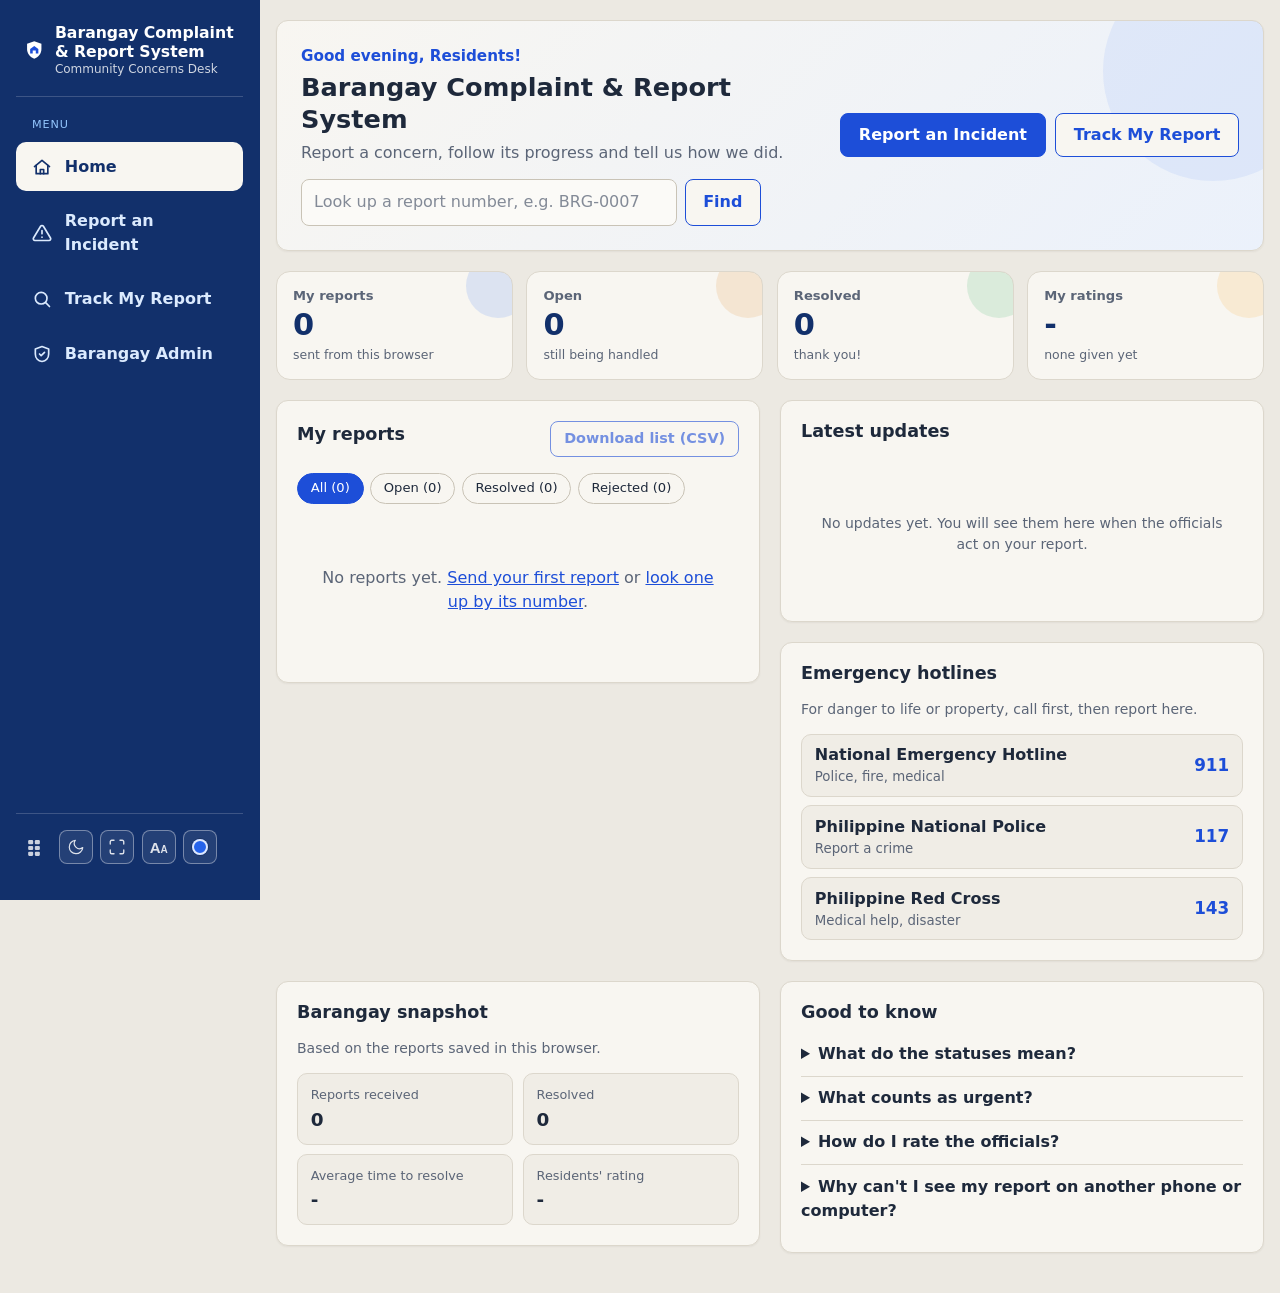
<file: index.html>
<!DOCTYPE html>
<html lang="en">
<head>
  <meta charset="UTF-8">
  <meta name="viewport" content="width=device-width, initial-scale=1">
  <meta name="color-scheme" content="light dark">
  <title>Barangay Complaint &amp; Report System</title>
  <script>
    /* Apply the saved theme before the page paints (no white flash). */
    (function () {
      try {
        var t = localStorage.getItem("bc_theme");
        if (t !== "dark" && t !== "light") t = window.matchMedia("(prefers-color-scheme: dark)").matches ? "dark" : "light";
        document.documentElement.setAttribute("data-theme", t);
        var ac = localStorage.getItem("bc_accent");
        if (ac && /^[a-z]+$/.test(ac) && ac !== "blue") document.documentElement.setAttribute("data-accent", ac);
      } catch (e) {}
    })();
  </script>
  <link rel="preconnect" href="https://fonts.googleapis.com">
  <link rel="preconnect" href="https://fonts.gstatic.com" crossorigin>
  <link rel="stylesheet" href="https://fonts.googleapis.com/css2?family=Inter:wght@400;500;600&display=swap">
  <link rel="stylesheet" href="style.css?v=10">
</head>
<body data-page="home">

  <!-- ===== LEFT SIDEBAR (edit the 3 menu links here) ===== -->
  <aside class="sidebar" id="sidebar" aria-label="Main menu">
    <a class="brand" href="index.html">
      <svg viewBox="0 0 40 40" width="38" height="38" aria-hidden="true"><path d="M20 3l14 5v10c0 9-6 16-14 19C12 34 6 27 6 18V8z" fill="#fff"/><path d="M20 12l8 6v9h-5v-6h-6v6h-5v-9z" fill="#1d4ed8"/></svg>
      <span class="brand-text"><strong>Barangay Complaint &amp; Report System</strong><span>Community Concerns Desk</span></span>
    </a>

    <div class="side-label">Menu</div>
    <nav class="side-nav">
      <a href="index.html" data-view="home">
        <svg viewBox="0 0 24 24" fill="none" stroke="currentColor" stroke-width="2" stroke-linecap="round" stroke-linejoin="round" aria-hidden="true"><path d="M3 11.5 12 4l9 7.5"/><path d="M5 10v10h14V10"/><path d="M10 20v-5h4v5"/></svg>
        Home
      </a>
      <a href="index.html#report" data-view="report">
        <svg viewBox="0 0 24 24" fill="none" stroke="currentColor" stroke-width="2" stroke-linecap="round" stroke-linejoin="round" aria-hidden="true"><path d="M12 9v4M12 17h.01"/><path d="M10.3 3.9 1.8 18a2 2 0 0 0 1.7 3h17a2 2 0 0 0 1.7-3L13.7 3.9a2 2 0 0 0-3.4 0z"/></svg>
        Report an Incident
      </a>
      <a href="index.html#track" data-view="track">
        <svg viewBox="0 0 24 24" fill="none" stroke="currentColor" stroke-width="2" stroke-linecap="round" stroke-linejoin="round" aria-hidden="true"><circle cx="11" cy="11" r="7"/><path d="m21 21-4.3-4.3"/></svg>
        Track My Report <span class="nav-badge" id="badge-track" hidden>0</span>
      </a>
      <a href="admin-login.html">
        <svg viewBox="0 0 24 24" fill="none" stroke="currentColor" stroke-width="2" stroke-linecap="round" stroke-linejoin="round" aria-hidden="true"><path d="M12 3 4 6v6c0 5 3.4 8.4 8 9 4.6-.6 8-4 8-9V6z"/><path d="m9 12 2 2 4-4"/></svg>
        Barangay Admin
      </a>
    </nav>

    <div class="side-foot">
      <button class="theme-btn" type="button" data-theme-toggle aria-label="Switch between light and dark mode"><span class="theme-icon" aria-hidden="true"></span><span class="theme-label"></span></button>
    </div>
  </aside>
  <div class="nav-overlay" id="navOverlay"></div>

  <div class="page">
    <div class="topbar">
      <button class="menu-btn" id="navToggle" type="button" aria-label="Open menu" aria-expanded="false" aria-controls="sidebar">&#9776;</button>
      <strong>Barangay Complaint &amp; Report System</strong>
      <button class="theme-btn" type="button" data-theme-toggle aria-label="Switch between light and dark mode"><span class="theme-icon" aria-hidden="true"></span><span class="theme-label"></span></button>
    </div>

    <main class="container" id="app">

      <!-- ===== VIEW 0: Home (default) ===== -->
      <section id="home">
        <div class="card hm-hero">
          <div class="hm-hero-text">
            <p class="hm-eyebrow" id="hmGreet">Welcome</p>
            <h1 id="hmTitle">Barangay Complaint &amp; Report System</h1>
            <p id="hmSub">Report a concern, follow its progress and tell us how we did.</p>
            <form class="hm-lookup" id="hmLookup">
              <label class="visually-hidden" for="hmTrackNo">Report number</label>
              <input type="text" id="hmTrackNo" placeholder="Look up a report number, e.g. BRG-0007" autocomplete="off">
              <button type="submit" class="btn btn-outline">Find</button>
            </form>
          </div>
          <div class="hm-actions">
            <a class="btn" href="#report">Report an Incident</a>
            <a class="btn btn-outline" href="#track">Track My Report</a>
          </div>
        </div>

        <section class="hm-stats" id="hmStats" aria-label="My reports at a glance"></section>

        <!-- Resolved reports that are waiting for the resident's stars -->
        <section class="card hm-rate" id="hmRate" hidden>
          <h2>&#9733; How did we do?</h2>
          <p class="small muted">These reports are resolved. Rate how the officials handled them (1 to 5 stars).</p>
          <div class="mini-list" id="hmRateList"></div>
        </section>

        <div class="grid-2">
          <section class="card">
            <div class="section-title">
              <h2>My reports</h2>
              <button type="button" class="btn btn-outline btn-sm" id="hmCsv">Download list (CSV)</button>
            </div>
            <div class="presets hm-filters" id="hmFilters" role="group" aria-label="Filter my reports"></div>
            <div class="mini-list" id="hmReports"></div>
          </section>

          <div class="hm-col">
            <section class="card" id="hmNotifCard">
              <div class="section-title">
                <h2>Latest updates</h2>
                <button type="button" class="btn btn-outline btn-sm" id="hmReadAll">Mark all as read</button>
              </div>
              <div class="res-notifs" id="hmNotifs"></div>
            </section>
            <section class="card">
              <h2>Emergency hotlines</h2>
              <p class="small muted">For danger to life or property, call first, then report here.</p>
              <ul class="hotlines" id="hmHotlines"></ul>
            </section>
          </div>
        </div>

        <div class="grid-2">
          <section class="card">
            <h2>Barangay snapshot</h2>
            <p class="small muted">Based on the reports saved in this browser.</p>
            <div class="hm-snap" id="hmSnap"></div>
          </section>
          <section class="card faq">
            <h2>Good to know</h2>
            <details><summary>What do the statuses mean?</summary><ul class="faq-list" id="hmStatusInfo"></ul></details>
            <details><summary>What counts as urgent?</summary><p>Tick <strong>urgent</strong> only if the problem is dangerous or cannot wait: flooding, fallen wires, a blocked road in an emergency, or someone in danger. Urgent reports are shown to the officials first.</p></details>
            <details><summary>How do I rate the officials?</summary><p>When a report is <strong>Resolved</strong> you can give 1 to 5 stars (5 is the best) and a comment. One rating per report.</p></details>
            <details><summary>Why can't I see my report on another phone or computer?</summary><p>Reports are saved in the browser you used. Use <strong>Track My Report</strong> and type the report number (for example <code>BRG-0007</code>) to bring it into this browser.</p></details>
          </section>
        </div>
      </section>

      <!-- ===== VIEW 1: Report an Incident ===== -->
      <section id="submit" hidden>
        <div class="page-head">
          <h1>Report an Incident</h1>
          <p>Tell the barangay about garbage, drainage, roads, flooding, noise, and other concerns.</p>
        </div>

        <div class="card">
          <div id="successMsg" class="alert alert-success" role="status" hidden>
            <span id="successText">Your report has been successfully submitted and forwarded to the barangay officials for review.</span>
            <br><span class="small" id="successNo"></span>
            <br><a href="#track" class="small">Track this report &rarr;</a>
          </div>
          <div id="formError" class="alert alert-error" role="alert" hidden></div>

          <form id="reportForm" novalidate>
            <div class="form-grid">
              <div class="field">
                <label for="fullName">Full name <span class="req">*</span></label>
                <input type="text" id="fullName" maxlength="100" autocomplete="name" required>
              </div>
              <div class="field">
                <label for="contact">Contact number <span class="req">*</span></label>
                <input type="tel" id="contact" maxlength="30" autocomplete="tel" placeholder="e.g. 0917 123 4567" required>
              </div>
              <div class="field">
                <label for="type">Type of concern <span class="req">*</span></label>
                <select id="type" required>
                  <option value="">Select a concern...</option>
                </select>
              </div>
              <div class="field">
                <label for="location">Location of the problem <span class="req">*</span></label>
                <input type="text" id="location" maxlength="200" placeholder="Street, purok / sitio, landmark" required>
              </div>
            </div>

            <div class="field">
              <label for="description">Description <span class="req">*</span></label>
              <textarea id="description" maxlength="2000" placeholder="Tell us what happened, since when, and anything the officials should know." required></textarea>
              <span class="hint">Press Enter to go to the next field. Press Shift + Enter for a new line. <span class="char-count" id="descCount" aria-live="off">0 / 2000</span></span>
            </div>

            <div class="field photo-field" id="photoField">
              <div class="photo-head">
                <span class="photo-title">
                  <svg viewBox="0 0 24 24" fill="none" stroke="currentColor" stroke-width="1.8" stroke-linecap="round" stroke-linejoin="round" aria-hidden="true"><path d="M23 19a2 2 0 0 1-2 2H3a2 2 0 0 1-2-2V8a2 2 0 0 1 2-2h4l2-3h6l2 3h4a2 2 0 0 1 2 2z"/><circle cx="12" cy="13" r="4"/></svg>
                  Incident Photos <span class="photo-optional">(optional)</span>
                </span>
                <span class="photo-count" id="photoCount" aria-live="polite">0 / 3 photos</span>
              </div>

              <div class="photo-drop" id="photoDrop">
                <div class="photo-slots" id="photoSlots">
                  <!-- #photoAdd stays in the page; photo-uploader code in resident.js places the slots -->
                  <button type="button" class="photo-slot photo-add" id="photoAdd" aria-label="Add photo">
                    <svg viewBox="0 0 24 24" fill="none" stroke="currentColor" stroke-width="2" stroke-linecap="round" aria-hidden="true"><path d="M12 5v14M5 12h14"/></svg>
                    <span>Add Photo</span>
                  </button>
                  <div class="photo-slot photo-empty" aria-hidden="true"><svg viewBox="0 0 24 24" fill="none" stroke="currentColor" stroke-width="1.6" stroke-linecap="round" stroke-linejoin="round" aria-hidden="true"><rect x="3" y="3" width="18" height="18" rx="3"/><circle cx="8.5" cy="8.5" r="1.5"/><path d="m21 15-5-5L5 21"/></svg></div>
                  <div class="photo-slot photo-empty" aria-hidden="true"><svg viewBox="0 0 24 24" fill="none" stroke="currentColor" stroke-width="1.6" stroke-linecap="round" stroke-linejoin="round" aria-hidden="true"><rect x="3" y="3" width="18" height="18" rx="3"/><circle cx="8.5" cy="8.5" r="1.5"/><path d="m21 15-5-5L5 21"/></svg></div>
                </div>
                <p class="photo-hint"><strong>Drag &amp; drop</strong> photos here or click <strong>Add Photo</strong>. JPG, PNG or WebP, max 5 MB each.</p>
              </div>

              <div class="alert alert-error photo-error" id="photoError" role="alert" hidden></div>
              <input type="file" id="photo" class="visually-hidden" tabindex="-1" multiple
                     accept=".jpg,.jpeg,.png,.webp,image/jpeg,image/png,image/webp" aria-label="Choose incident photos">
            </div>

            <label class="urgent-check" for="urgent">
              <input type="checkbox" id="urgent">
              <span><strong>This is urgent and needs priority</strong>
              <small>Tick this only if the problem is dangerous or cannot wait (for example flooding, fallen wires or someone in danger). Officials will see it first.</small></span>
            </label>

            <button type="submit" class="btn" id="submitBtn">Submit Report</button>
          </form>
        </div>
      </section>

      <!-- ===== VIEW 2: Track My Report ===== -->
      <section id="my-reports" hidden>
        <div class="page-head section-title">
          <div>
            <h1>Track My Report</h1>
            <p>See the status and remarks from barangay officials.</p>
          </div>
          <span class="live-pill">Updates automatically</span>
        </div>

        <!-- Updates from the barangay (status changes and officer notes) -->
        <div class="card" id="notifCard" hidden>
          <div class="section-title">
            <h2>Notifications <span class="count-pill" id="notifCount">0</span></h2>
            <button type="button" class="btn btn-outline btn-sm" id="notifReadAll">Mark all as read</button>
          </div>
          <div class="res-notifs" id="resNotifs"></div>
        </div>

        <div class="card">
          <div class="field">
            <label for="trackNo">Have a report number? Look it up</label>
            <div style="display:flex; gap:.5rem; flex-wrap:wrap">
              <input type="text" id="trackNo" placeholder="e.g. BRG-0007" style="flex:1; min-width:200px">
              <button type="button" class="btn btn-outline" id="trackBtn">Find Report</button>
            </div>
          </div>
          <div id="trackMsg" class="alert alert-warn" hidden role="alert"></div>
          <div id="trackResult" class="reports"></div>
        </div>

        <div class="card">
          <h2>Reports sent from this browser</h2>
          <div class="mini-stats" id="miniStats"></div>
          <div id="reportList" class="reports">
            <p class="empty">Loading&hellip;</p>
          </div>
        </div>
      </section>
    </main>

  </div>

  <script src="storage.js"></script>
  <script src="resident.js"></script>
</body>
</html>
</file>
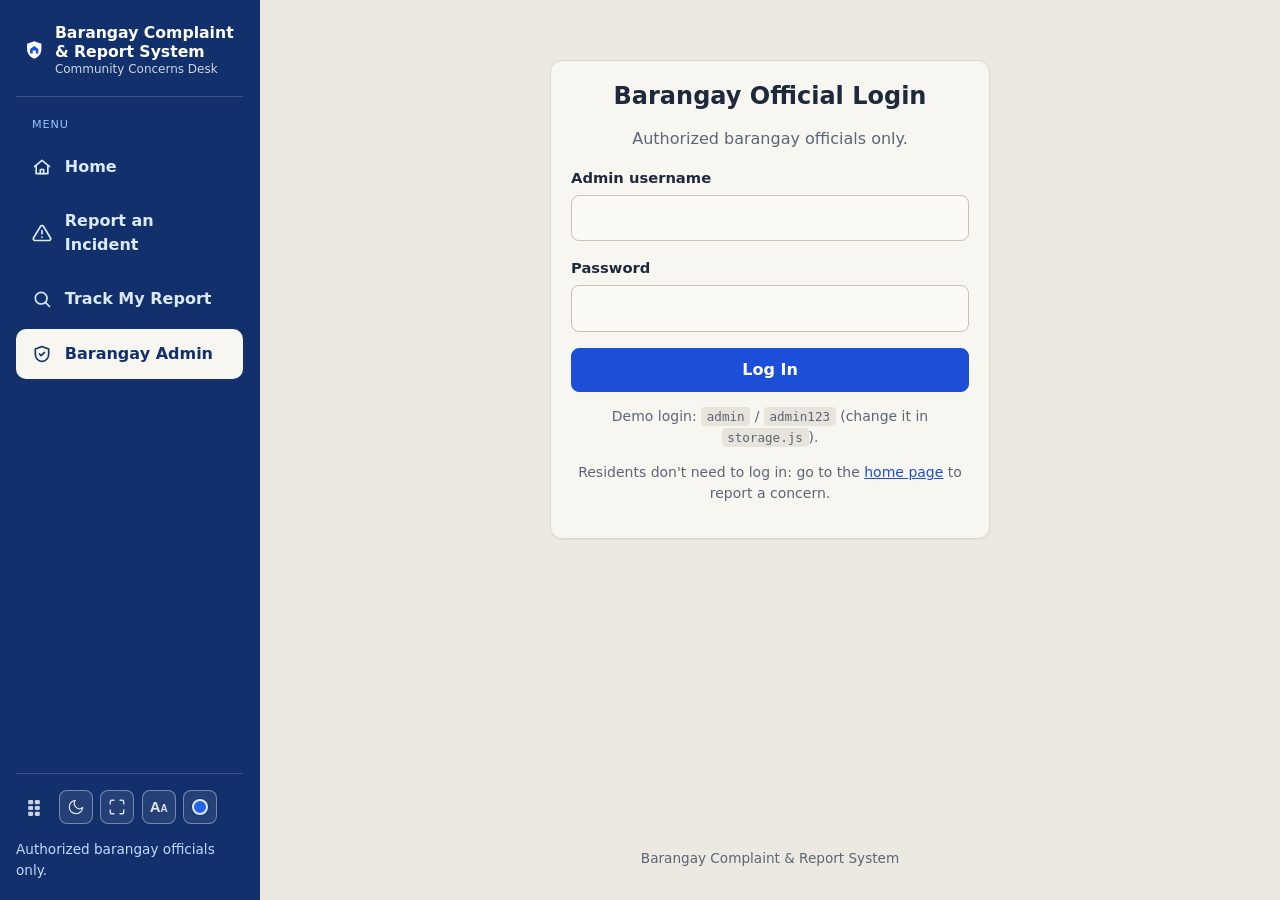
<file: admin-dashboard.html>
<!DOCTYPE html>
<html lang="en">
<head>
  <meta charset="UTF-8">
  <meta name="viewport" content="width=device-width, initial-scale=1">
  <meta name="color-scheme" content="light dark">
  <title>Admin Dashboard - Barangay Complaint &amp; Report System</title>
  <script>
    /* Apply the saved theme before the page paints (no white flash). */
    (function () {
      try {
        var t = localStorage.getItem("bc_theme");
        if (t !== "dark" && t !== "light") t = window.matchMedia("(prefers-color-scheme: dark)").matches ? "dark" : "light";
        document.documentElement.setAttribute("data-theme", t);
        var ac = localStorage.getItem("bc_accent");
        if (ac && /^[a-z]+$/.test(ac) && ac !== "blue") document.documentElement.setAttribute("data-accent", ac);
      } catch (e) {}
    })();
  </script>
  <link rel="stylesheet" href="style.css?v=10">
</head>
<body data-page="admin-dashboard">

  <!-- ===== LEFT SIDEBAR (edit the 3 menu links here). On phones it becomes a slide-in drawer. ===== -->
  <aside class="sidebar" id="sidebar" aria-label="Admin menu">
    <a class="brand" href="admin-dashboard.html">
      <svg viewBox="0 0 40 40" width="38" height="38" aria-hidden="true"><path d="M20 3l14 5v10c0 9-6 16-14 19C12 34 6 27 6 18V8z" fill="#fff"/><path d="M20 12l8 6v9h-5v-6h-6v6h-5v-9z" fill="#1d4ed8"/></svg>
      <span class="brand-text"><strong>Barangay Admin</strong><span>Complaint &amp; Report System</span></span>
    </a>

    <div class="side-label">Admin menu</div>
    <nav class="side-nav" id="adminNav">
      <a href="#dashboard" data-view="dashboard"><svg viewBox="0 0 24 24" fill="none" stroke="currentColor" stroke-width="2" stroke-linecap="round" stroke-linejoin="round" aria-hidden="true"><rect x="3" y="3" width="7" height="9" rx="1"/><rect x="14" y="3" width="7" height="5" rx="1"/><rect x="14" y="12" width="7" height="9" rx="1"/><rect x="3" y="16" width="7" height="5" rx="1"/></svg>Dashboard</a>
      <a href="#reports" data-view="reports"><svg viewBox="0 0 24 24" fill="none" stroke="currentColor" stroke-width="2" stroke-linecap="round" stroke-linejoin="round" aria-hidden="true"><path d="M14 3H6a2 2 0 0 0-2 2v14a2 2 0 0 0 2 2h12a2 2 0 0 0 2-2V9z"/><path d="M14 3v6h6M8 13h8M8 17h5"/></svg>Report Management</a>
      <a href="#queue" data-view="queue"><svg viewBox="0 0 24 24" fill="none" stroke="currentColor" stroke-width="2" stroke-linecap="round" stroke-linejoin="round" aria-hidden="true"><path d="M8 6h13M8 12h13M8 18h13"/><path d="M3 6h.01M3 12h.01M3 18h.01"/></svg>Processing Queue <span class="nav-badge" id="badge-queue" hidden>0</span></a>
      <a href="#analytics" data-view="analytics"><svg viewBox="0 0 24 24" fill="none" stroke="currentColor" stroke-width="2" stroke-linecap="round" stroke-linejoin="round" aria-hidden="true"><path d="M3 3v18h18"/><path d="m7 15 4-4 3 3 5-6"/></svg>Analytics &amp; Statistics</a>
      <a href="#history" data-view="history"><svg viewBox="0 0 24 24" fill="none" stroke="currentColor" stroke-width="2" stroke-linecap="round" stroke-linejoin="round" aria-hidden="true"><circle cx="12" cy="12" r="9"/><path d="m8 12 3 3 5-6"/></svg>Resolution History</a>
      <a href="#archive" data-view="archive"><svg viewBox="0 0 24 24" fill="none" stroke="currentColor" stroke-width="2" stroke-linecap="round" stroke-linejoin="round" aria-hidden="true"><rect x="3" y="4" width="18" height="4" rx="1"/><path d="M5 8v11a1 1 0 0 0 1 1h12a1 1 0 0 0 1-1V8M10 12h4"/></svg>Report Archive</a>
      <a href="#residents" data-view="residents"><svg viewBox="0 0 24 24" fill="none" stroke="currentColor" stroke-width="2" stroke-linecap="round" stroke-linejoin="round" aria-hidden="true"><path d="M17 21v-2a4 4 0 0 0-4-4H5a4 4 0 0 0-4 4v2"/><circle cx="9" cy="7" r="4"/><path d="M23 21v-2a4 4 0 0 0-3-3.9M16 3.1a4 4 0 0 1 0 7.8"/></svg>Resident Management</a>
      <a href="#notifications" data-view="notifications"><svg viewBox="0 0 24 24" fill="none" stroke="currentColor" stroke-width="2" stroke-linecap="round" stroke-linejoin="round" aria-hidden="true"><path d="M18 8a6 6 0 0 0-12 0c0 7-3 9-3 9h18s-3-2-3-9"/><path d="M13.7 21a2 2 0 0 1-3.4 0"/></svg>Notifications <span class="nav-badge" id="badge-notifications" hidden>0</span></a>
      <a href="#logs" data-view="logs"><svg viewBox="0 0 24 24" fill="none" stroke="currentColor" stroke-width="2" stroke-linecap="round" stroke-linejoin="round" aria-hidden="true"><path d="M12 8v4l3 2"/><circle cx="12" cy="12" r="9"/></svg>Activity Logs</a>
      <a href="#settings" data-view="settings"><svg viewBox="0 0 24 24" fill="none" stroke="currentColor" stroke-width="2" stroke-linecap="round" stroke-linejoin="round" aria-hidden="true"><circle cx="12" cy="12" r="3"/><path d="M19.4 15a1.7 1.7 0 0 0 .3 1.8l.1.1a2 2 0 1 1-2.8 2.8l-.1-.1a1.7 1.7 0 0 0-1.8-.3 1.7 1.7 0 0 0-1 1.5V21a2 2 0 1 1-4 0v-.1a1.7 1.7 0 0 0-1.1-1.5 1.7 1.7 0 0 0-1.8.3l-.1.1a2 2 0 1 1-2.8-2.8l.1-.1a1.7 1.7 0 0 0 .3-1.8 1.7 1.7 0 0 0-1.5-1H3a2 2 0 1 1 0-4h.1a1.7 1.7 0 0 0 1.5-1.1 1.7 1.7 0 0 0-.3-1.8l-.1-.1a2 2 0 1 1 2.8-2.8l.1.1a1.7 1.7 0 0 0 1.8.3H9a1.7 1.7 0 0 0 1-1.5V3a2 2 0 1 1 4 0v.1a1.7 1.7 0 0 0 1 1.5 1.7 1.7 0 0 0 1.8-.3l.1-.1a2 2 0 1 1 2.8 2.8l-.1.1a1.7 1.7 0 0 0-.3 1.8V9a1.7 1.7 0 0 0 1.5 1H21a2 2 0 1 1 0 4h-.1a1.7 1.7 0 0 0-1.5 1z"/></svg>Settings</a>
    </nav>

    <div class="side-foot">
      <a class="side-link" href="index.html">&larr; Resident site</a>
      <button class="theme-btn" type="button" data-theme-toggle aria-label="Switch between light and dark mode"><span class="theme-icon" aria-hidden="true"></span><span class="theme-label"></span></button>
      <span class="who" id="adminEmailLabel"></span><button class="link-btn" id="adminLogoutBtn" type="button">Log Out</button>
    </div>
  </aside>
  <div class="nav-overlay" id="navOverlay"></div>

  <div class="page">
    <div class="topbar">
      <button class="menu-btn" id="navToggle" type="button" aria-label="Open menu" aria-expanded="false" aria-controls="sidebar">&#9776;</button>
      <strong id="topTitle">Barangay Admin</strong>
      <button class="theme-btn" type="button" data-theme-toggle aria-label="Switch between light and dark mode"><span class="theme-icon" aria-hidden="true"></span><span class="theme-label"></span></button>
    </div>

  <main class="container" id="adminApp" hidden>

    <div id="adminError" class="alert alert-error" hidden role="alert"></div>

    <!-- ===================== 1. DASHBOARD ===================== -->
    <section class="view" id="view-dashboard" data-title="Dashboard">
      <div class="page-head section-title">
        <div>
          <h1>Dashboard</h1>
          <p>A quick look at all active reports. New reports from residents appear here automatically.</p>
        </div>
        <span class="live-pill" id="livePill">Connecting&hellip;</span>
      </div>

      <!-- Summary cards (click one to open Report Management on that status). Numbers come from the saved reports. -->
      <section class="stats stats-6" aria-label="Report summary">
        <button class="stat s-total" data-filter="" type="button"><span class="stat-ico" aria-hidden="true"><svg viewBox="0 0 24 24" fill="none" stroke="currentColor" stroke-width="2" stroke-linecap="round" stroke-linejoin="round"><path d="M14 3H6a2 2 0 0 0-2 2v14a2 2 0 0 0 2 2h12a2 2 0 0 0 2-2V9z"/><path d="M14 3v6h6M8 13h8M8 17h5"/></svg></span><span class="label">Total Reports</span><span class="value" id="statTotal">0</span><span class="delta" id="deltaTotal"></span></button>
        <button class="stat s-submitted" data-filter="SUBMITTED" type="button"><span class="stat-ico" aria-hidden="true"><svg viewBox="0 0 24 24" fill="none" stroke="currentColor" stroke-width="2" stroke-linecap="round" stroke-linejoin="round"><path d="M22 12h-6l-2 3h-4l-2-3H2"/><path d="M5.5 5.1 2 12v6a2 2 0 0 0 2 2h16a2 2 0 0 0 2-2v-6l-3.5-6.9A2 2 0 0 0 16.7 4H7.3a2 2 0 0 0-1.8 1.1z"/></svg></span><span class="label" data-fixed="1">New Reports</span><span class="value" id="statSubmitted">0</span><span class="delta" id="deltaSubmitted"></span></button>
        <button class="stat s-review" data-filter="UNDER REVIEW" type="button"><span class="stat-ico" aria-hidden="true"><svg viewBox="0 0 24 24" fill="none" stroke="currentColor" stroke-width="2" stroke-linecap="round" stroke-linejoin="round"><path d="M1 12s4-7 11-7 11 7 11 7-4 7-11 7S1 12 1 12z"/><circle cx="12" cy="12" r="3"/></svg></span><span class="label">Under Review</span><span class="value" id="statReview">0</span><span class="delta" id="deltaReview"></span></button>
        <button class="stat s-progress" data-filter="IN PROGRESS" type="button"><span class="stat-ico" aria-hidden="true"><svg viewBox="0 0 24 24" fill="none" stroke="currentColor" stroke-width="2" stroke-linecap="round" stroke-linejoin="round"><circle cx="12" cy="12" r="9"/><path d="M12 7v5l3 2"/></svg></span><span class="label">In Progress</span><span class="value" id="statProgress">0</span><span class="delta" id="deltaProgress"></span></button>
        <button class="stat s-resolved" data-filter="RESOLVED" type="button"><span class="stat-ico" aria-hidden="true"><svg viewBox="0 0 24 24" fill="none" stroke="currentColor" stroke-width="2" stroke-linecap="round" stroke-linejoin="round"><path d="M22 11.1V12a10 10 0 1 1-5.9-9.1"/><path d="m22 4-10 10-3-3"/></svg></span><span class="label" data-fixed="1">Resolved Reports</span><span class="value" id="statResolved">0</span><span class="delta" id="deltaResolved"></span></button>
        <button class="stat s-rejected" data-filter="REJECTED" type="button"><span class="stat-ico" aria-hidden="true"><svg viewBox="0 0 24 24" fill="none" stroke="currentColor" stroke-width="2" stroke-linecap="round" stroke-linejoin="round"><circle cx="12" cy="12" r="9"/><path d="m15 9-6 6M9 9l6 6"/></svg></span><span class="label" data-fixed="1">Rejected Reports</span><span class="value" id="statRejected">0</span><span class="delta" id="deltaRejected"></span></button>
      </section>
      <p class="small muted" id="deltaNote"></p>

      <div class="grid-2">
        <section class="card">
          <h2>Needs attention</h2>
          <div id="dashAttention" class="mini-list"></div>
        </section>
        <section class="card">
          <h2>Latest reports</h2>
          <div id="dashRecent" class="mini-list"></div>
        </section>
      </div>
    </section>

    <!-- ===================== 2. REPORT MANAGEMENT ===================== -->
    <section class="view" id="view-reports" data-title="Report Management" hidden>
      <div class="page-head section-title">
        <div>
          <h1>Report Management</h1>
          <p>Search, filter and update every active complaint. Workflow: Pending &rarr; Under Review &rarr; In Progress &rarr; Resolved (or Rejected, with a reason).</p>
        </div>
        <div class="head-actions">
          <!-- Export Data: CSV download or print / save as PDF -->
          <div class="export-wrap">
            <button class="btn btn-outline" id="exportBtn" type="button" aria-haspopup="true" aria-expanded="false" aria-controls="exportMenu">
              <svg viewBox="0 0 24 24" width="18" height="18" fill="none" stroke="currentColor" stroke-width="2" stroke-linecap="round" stroke-linejoin="round" aria-hidden="true"><path d="M21 15v4a2 2 0 0 1-2 2H5a2 2 0 0 1-2-2v-4"/><path d="m7 10 5 5 5-5"/><path d="M12 15V3"/></svg>
              Export Data
            </button>
            <div class="export-menu" id="exportMenu" role="menu" hidden>
              <button type="button" role="menuitem" id="exportCsv">Download CSV (.csv)</button>
              <button type="button" role="menuitem" id="exportPdf">Save as PDF (print)</button>
            </div>
          </div>
        </div>
      </div>

      <section class="card">
        <!-- Status tabs (All / Pending / Under Review / In Progress / Resolved / Rejected). Filled in by admin.js -->
        <div class="seg-tabs" id="statusTabs" role="tablist" aria-label="Show reports by status"></div>

        <!-- Live search + category + date filters -->
        <div class="toolbar toolbar-reports">
          <div class="search-wrap">
            <label for="searchBox" class="small muted">Search (resident name or report ID)</label>
            <input type="search" id="searchBox" placeholder="Report ID, name, category, location, keywords..." autocomplete="off">
          </div>
          <div>
            <label for="typeFilter" class="small muted">Category</label>
            <select id="typeFilter"><option value="">All categories</option></select>
          </div>
          <div>
            <label for="dateFrom" class="small muted">Submitted from</label>
            <input type="date" id="dateFrom">
          </div>
          <div>
            <label for="dateTo" class="small muted">Submitted to</label>
            <input type="date" id="dateTo">
          </div>
          <div class="toolbar-actions">
            <button class="btn btn-outline" id="exportCsvBtn" type="button" title="Download the rows shown below as a CSV file">
              <svg viewBox="0 0 24 24" width="18" height="18" fill="none" stroke="currentColor" stroke-width="2" stroke-linecap="round" stroke-linejoin="round" aria-hidden="true"><path d="M21 15v4a2 2 0 0 1-2 2H5a2 2 0 0 1-2-2v-4"/><path d="m7 10 5 5 5-5"/><path d="M12 15V3"/></svg>
              Export CSV
            </button>
            <button class="btn btn-outline" id="clearFilters" type="button">Clear</button>
          </div>
        </div>

        <!-- Bulk actions: work on the ticked rows -->
        <div class="bulk-bar" id="bulkBar" role="group" aria-label="Bulk actions">
          <span class="bulk-count" id="bulkCount">Tick rows to use bulk actions</span>
          <div class="bulk-controls">
            <select id="bulkStatus" aria-label="Change the status of the selected reports"><option value="">Change status to&hellip;</option></select>
            <button class="btn btn-sm" id="bulkApply" type="button" disabled>Apply</button>
            <button class="btn btn-sm btn-outline" id="bulkArchive" type="button" disabled>Archive Selected</button>
            <button class="btn btn-sm btn-danger" id="bulkDelete" type="button" disabled>
              <svg viewBox="0 0 24 24" width="16" height="16" fill="none" stroke="currentColor" stroke-width="2" stroke-linecap="round" stroke-linejoin="round" aria-hidden="true"><path d="M3 6h18"/><path d="M8 6V4a2 2 0 0 1 2-2h4a2 2 0 0 1 2 2v2"/><path d="M19 6l-1 14a2 2 0 0 1-2 2H8a2 2 0 0 1-2-2L5 6"/></svg>
              Delete Selected
            </button>
          </div>
        </div>

        <p class="small muted" id="countLine"></p>
        <div class="print-head" id="printHead"></div>

        <div class="table-wrap" id="tableWrap">
          <table>
            <thead>
              <tr>
                <th class="col-check"><input type="checkbox" id="selectAll" aria-label="Select all shown reports"></th>
                <th>Report ID</th>
                <th>Resident Name</th>
                <th>Concern Type</th>
                <th>Location</th>
                <th>Date Submitted</th>
                <th>Status</th>
                <th class="col-actions">Action</th>
              </tr>
            </thead>
            <tbody id="reportRows">
              <tr><td colspan="8" class="empty">Loading reports&hellip;</td></tr>
            </tbody>
          </table>
        </div>
      </section>
    </section>

    <!-- ===================== 3. PROCESSING QUEUE ===================== -->
    <section class="view" id="view-queue" data-title="Processing Queue" hidden>
      <div class="page-head section-title">
        <div>
          <h1>Processing Queue</h1>
          <p>Reports that still need attention. Reports waiting <strong id="waitDaysText">3 days</strong> or more are highlighted (change this in Settings).</p>
        </div>
      </div>
      <div class="queue-grid" id="queueGrid"></div>
    </section>

    <!-- ===================== 4. ANALYTICS & STATISTICS ===================== -->
    <section class="view" id="view-analytics" data-title="Analytics &amp; Statistics" hidden>
      <div class="page-head section-title">
        <div>
          <h1>Analytics &amp; Statistics</h1>
          <p>Built from the real submission and resolution dates of every report (archived reports included). Charts refresh by themselves when a new report arrives.</p>
        </div>
      </div>

      <section class="card">
        <div class="an-controls">
          <div>
            <label for="anGran" class="small muted">Group by</label>
            <select id="anGran">
              <option value="day">Daily</option>
              <option value="week">Weekly</option>
              <option value="month">Monthly</option>
              <option value="year">Yearly</option>
            </select>
          </div>
          <div>
            <label for="anFrom" class="small muted">From</label>
            <input type="date" id="anFrom">
          </div>
          <div>
            <label for="anTo" class="small muted">To</label>
            <input type="date" id="anTo">
          </div>
          <label class="check-inline"><input type="checkbox" id="anCompare"> Compare with the previous period</label>
        </div>
        <div class="presets" id="anPresets" role="group" aria-label="Quick date ranges">
          <button type="button" class="chip" data-days="7">Last 7 days</button>
          <button type="button" class="chip" data-days="30">Last 30 days</button>
          <button type="button" class="chip" data-days="90">Last 3 months</button>
          <button type="button" class="chip" data-days="180">Last 6 months</button>
          <button type="button" class="chip" data-days="365">Last 12 months</button>
          <button type="button" class="chip" data-days="0">All time</button>
        </div>
        <p class="an-total" id="anTotal" aria-live="polite"></p>
      </section>

      <section class="card">
        <h2>Report trends</h2>
        <div class="chart" id="chTrend"></div>
        <div class="legend-row" id="trendLegend"></div>
      </section>

      <div class="grid-2">
        <section class="card">
          <h2>Reports by category</h2>
          <div class="chart" id="chCategory"></div>
        </section>
        <section class="card">
          <h2>Report status distribution</h2>
          <div class="chart" id="chStatus"></div>
        </section>
      </div>

      <section class="card">
        <h2>Resolution performance</h2>
        <div class="perf-grid" id="perfGrid"></div>
      </section>

      <section class="card">
        <h2>Officer ratings</h2>
        <p class="small muted" id="rateSummary">Residents rate the officials from 1 to 5 stars after their report is resolved.</p>
        <div class="table-wrap">
          <table class="data-table">
            <thead><tr><th>Officer</th><th>Ratings</th><th>Average</th><th>Score</th></tr></thead>
            <tbody id="rateRows"></tbody>
          </table>
        </div>
      </section>
    </section>

    <!-- ===================== 5. RESOLUTION HISTORY ===================== -->
    <section class="view" id="view-history" data-title="Resolution History" hidden>
      <div class="page-head section-title">
        <div>
          <h1>Resolution History</h1>
          <p>Every report marked as Resolved. Reports stay here for good, even after they are archived.</p>
        </div>
        <div class="head-actions">
          <button class="btn btn-outline" type="button" id="histCsv">Export CSV</button>
          <button class="btn btn-outline" type="button" id="histPdf">Export PDF</button>
          <button class="btn btn-outline btn-outline-danger" type="button" data-wipe="resolved">Delete all resolved</button>
        </div>
      </div>
      <section class="card">
        <div class="toolbar toolbar-hist">
          <div class="search-wrap"><label for="histSearch" class="small muted">Search</label><input type="search" id="histSearch" placeholder="Report ID, name, location, remarks..." autocomplete="off"></div>
          <div><label for="histType" class="small muted">Category</label><select id="histType"><option value="">All categories</option></select></div>
          <div><label for="histFrom" class="small muted">Resolved from</label><input type="date" id="histFrom"></div>
          <div><label for="histTo" class="small muted">Resolved to</label><input type="date" id="histTo"></div>
          <div class="toolbar-actions"><button class="btn btn-outline" type="button" id="histClear">Clear</button></div>
        </div>
        <p class="small muted" id="histCount"></p>
        <div class="table-wrap">
          <table class="data-table" id="histTable">
            <thead><tr><th>Report ID</th><th>Resident</th><th>Category</th><th>Location</th><th>Submitted</th><th>Resolved</th><th>Resolution remarks</th><th>Action taken</th><th>Rating</th><th class="col-actions">Details</th></tr></thead>
            <tbody id="histRows"></tbody>
          </table>
        </div>
      </section>
    </section>

    <!-- ===================== 6. REPORT ARCHIVE ===================== -->
    <section class="view" id="view-archive" data-title="Report Archive" hidden>
      <div class="page-head section-title">
        <div>
          <h1>Report Archive</h1>
          <p>Older Resolved or Rejected reports kept out of the way. Nothing here is deleted &mdash; use Restore to bring a report back.</p>
        </div>
        <div class="head-actions">
          <button class="btn btn-outline" type="button" id="arcCsv">Export CSV</button>
          <button class="btn btn-outline" type="button" id="arcPdf">Export PDF</button>
          <button class="btn btn-outline btn-outline-danger" type="button" data-wipe="archived">Delete all archived</button>
        </div>
      </div>
      <section class="card">
        <div class="toolbar toolbar-arc">
          <div class="search-wrap"><label for="arcSearch" class="small muted">Search</label><input type="search" id="arcSearch" placeholder="Report ID, name, location..." autocomplete="off"></div>
          <div><label for="arcYear" class="small muted">Year</label><select id="arcYear"><option value="">All years</option></select></div>
          <div><label for="arcType" class="small muted">Category</label><select id="arcType"><option value="">All categories</option></select></div>
          <div class="toolbar-actions"><button class="btn btn-outline" type="button" id="arcClear">Clear</button></div>
        </div>
        <p class="small muted" id="arcCount"></p>
        <div class="table-wrap">
          <table class="data-table">
            <thead><tr><th>Report ID</th><th>Resident</th><th>Category</th><th>Location</th><th>Submitted</th><th>Status</th><th>Archived on</th><th class="col-actions">Action</th></tr></thead>
            <tbody id="arcRows"></tbody>
          </table>
        </div>
      </section>
    </section>

    <!-- ===================== 7. RESIDENT MANAGEMENT ===================== -->
    <section class="view" id="view-residents" data-title="Resident Management" hidden>
      <div class="page-head section-title">
        <div>
          <h1>Resident Management</h1>
          <p>Residents do not have accounts in this version, so each resident is identified by the name and contact number on their reports. Phone numbers are hidden until you press Show.</p>
        </div>
      </div>
      <section class="card">
        <div class="toolbar toolbar-res">
          <div class="search-wrap"><label for="resSearch" class="small muted">Search by name</label><input type="search" id="resSearch" placeholder="Resident name..." autocomplete="off"></div>
        </div>
        <p class="small muted" id="resCount"></p>
        <div class="table-wrap">
          <table class="data-table">
            <thead><tr><th>Name</th><th>Contact</th><th>Reports</th><th>First report (registered)</th><th>Latest report</th><th class="col-actions">History</th></tr></thead>
            <tbody id="resRows"></tbody>
          </table>
        </div>
      </section>
    </section>

    <!-- ===================== 8. NOTIFICATIONS ===================== -->
    <section class="view" id="view-notifications" data-title="Notifications" hidden>
      <div class="page-head section-title">
        <div>
          <h1>Notifications</h1>
          <p>New complaints, repeat reporters, extra information from residents, and reports that need attention.</p>
        </div>
        <div class="head-actions"><button class="btn btn-outline" type="button" id="notifReadAll">Mark all as read</button>
          <button class="btn btn-outline btn-outline-danger" type="button" data-wipe="notifications">Delete all</button></div>
      </div>
      <section class="card">
        <div class="seg-tabs" id="notifTabs" role="tablist" aria-label="Filter notifications">
          <button type="button" class="seg-tab is-active" data-n="all">All <span class="tab-count">0</span></button>
          <button type="button" class="seg-tab" data-n="unread">Unread <span class="tab-count">0</span></button>
        </div>
        <ul class="notif-list" id="notifList"></ul>
      </section>
    </section>

    <!-- ===================== 9. ACTIVITY LOGS ===================== -->
    <section class="view" id="view-logs" data-title="Activity Logs" hidden>
      <div class="page-head section-title">
        <div>
          <h1>Activity Logs</h1>
          <p>A record of administrative actions. Entries cannot be edited or deleted from this page, and each one is chained to the one before it.</p>
        </div>
        <div class="head-actions">
          <button class="btn btn-outline" type="button" id="logVerify">Verify log integrity</button>
          <button class="btn btn-outline" type="button" id="logCsv">Export CSV</button>
          <button class="btn btn-outline btn-outline-danger" type="button" data-wipe="log">Clear log</button>
        </div>
      </div>
      <section class="card">
        <div id="logIntegrity" class="alert" hidden></div>
        <div class="toolbar toolbar-log">
          <div class="search-wrap"><label for="logSearch" class="small muted">Search</label><input type="search" id="logSearch" placeholder="Action, report ID, admin..." autocomplete="off"></div>
        </div>
        <p class="small muted" id="logCount"></p>
        <div class="table-wrap">
          <table class="data-table">
            <thead><tr><th>Date &amp; time</th><th>Admin</th><th>Action</th><th>Report ID</th><th>Previous status</th><th>New status</th></tr></thead>
            <tbody id="logRows"></tbody>
          </table>
        </div>
      </section>
    </section>

    <!-- ===================== 10. SETTINGS ===================== -->
    <section class="view" id="view-settings" data-title="Settings" hidden>
      <div class="page-head"><h1>Settings</h1><p>Your profile, password, notifications and system information.</p></div>

      <div class="grid-2">
        <form class="card" id="profileForm" novalidate>
          <h2>Admin profile</h2>
          <div class="field"><label for="pfUser">Username (login)</label><input type="text" id="pfUser" disabled></div>
          <div class="field"><label for="pfName">Display name</label><input type="text" id="pfName" maxlength="80"></div>
          <div class="field"><label for="pfPosition">Position</label><input type="text" id="pfPosition" maxlength="80" placeholder="e.g. Barangay Secretary"></div>
          <div class="field"><label for="pfEmail">Email</label><input type="email" id="pfEmail" maxlength="120"></div>
          <div class="field"><label for="pfPhone">Phone</label><input type="tel" id="pfPhone" maxlength="30"></div>
          <button class="btn" type="submit">Save profile</button>
        </form>

        <form class="card" id="pwForm" novalidate>
          <h2>Change password</h2>
          <div id="pwMsg" class="alert" hidden role="alert"></div>
          <div class="field"><label for="pwCur">Current password</label><input type="password" id="pwCur" autocomplete="current-password"></div>
          <div class="field"><label for="pwNew">New password (at least 6 characters)</label><input type="password" id="pwNew" autocomplete="new-password"></div>
          <div class="field"><label for="pwNew2">Repeat the new password</label><input type="password" id="pwNew2" autocomplete="new-password"></div>
          <button class="btn" type="submit">Change password</button>
          <p class="small muted">Demo only: the password is checked inside this browser, so it is not real security.</p>
        </form>
      </div>

      <div class="grid-2">
        <form class="card" id="prefForm">
          <h2>Notification preferences</h2>
          <label class="check-row"><input type="checkbox" id="pNew"> A new complaint is submitted</label>
          <label class="check-row"><input type="checkbox" id="pRepeat"> A resident submits another report</label>
          <label class="check-row"><input type="checkbox" id="pInfo"> A resident adds more information</label>
          <label class="check-row"><input type="checkbox" id="pAttn"> A report needs attention (waiting too long / high priority)</label>
          <label class="check-row"><input type="checkbox" id="pToast"> Show a pop-up message when a new report arrives</label>
          <div class="field"><label for="pDays">A report counts as "waiting a long time" after (days)</label><input type="number" id="pDays" min="1" max="60"></div>
          <button class="btn" type="submit">Save preferences</button>
        </form>

        <section class="card">
          <h2>System information</h2>
          <dl class="details" id="sysInfo"></dl>
        </section>
      </div>

      <section class="card">
        <h2>Testing tools</h2>
        <p class="small muted">Want to see the graphs with several months of data? This adds clearly marked <strong>sample</strong> reports (with past dates) so you can try the charts, history and archive. Remove them with one click. Your real reports are never touched.</p>
        <div class="head-actions">
          <button class="btn btn-outline" type="button" id="sampleAdd">Add sample reports</button>
          <button class="btn btn-outline" type="button" id="sampleRemove">Remove sample reports</button>
        </div>
      </section>

      <section class="card danger-zone" id="wipeCard">
        <h2>Data cleanup</h2>
        <p class="small muted">Permanently delete information from one feature at a time. Each choice asks you to type <strong>DELETE</strong> first, and the action is recorded in the Activity Logs. Deleted data cannot be recovered.</p>
        <div class="wipe-list" id="wipeList"></div>
      </section>
    </section>
  </main>
  </div>

  <!-- Activity timeline / audit log (opens when a Report ID is clicked) -->
  <dialog id="timelineDialog" class="timeline-dialog" aria-labelledby="tlTitle">
    <div class="modal-head">
      <div>
        <h2 id="tlTitle">Report</h2>
        <div class="tl-sub" id="tlSub"></div>
      </div>
      <button class="icon-btn" id="tlClose" type="button" aria-label="Close">&times;</button>
    </div>
    <div class="modal-body">
      <ol class="tl-steps" id="tlSteps" aria-label="Progress of this report"></ol>
      <h3>Activity log</h3>
      <ol class="tl-feed" id="tlFeed"></ol>
      <div class="tl-actions">
        <button type="button" class="btn btn-outline btn-sm" id="tlOpenDetails">Open details &amp; update</button>
      </div>
    </div>
  </dialog>

  <!-- Report details + history + update -->
  <dialog id="reportDialog" aria-labelledby="dlgTitle">
    <div class="modal-head">
      <div>
        <h2 id="dlgTitle">Report</h2>
        <div id="dlgBadge"></div>
      </div>
      <button class="icon-btn" id="dlgClose" type="button" aria-label="Close">&times;</button>
    </div>
    <div class="modal-body">
      <dl class="details">
        <div><dt>Resident</dt><dd id="dResident"></dd></div>
        <div><dt>Contact number</dt><dd id="dContact"></dd></div>
        <div><dt>Concern type</dt><dd id="dType"></dd></div>
        <div><dt>Assigned barangay officer</dt><dd id="dOfficer"></dd></div>
        <div><dt>Priority</dt><dd id="dPriority"></dd></div>
        <div><dt>Date resolved</dt><dd id="dResolved"></dd></div>
        <div class="wide"><dt>Resident rating</dt><dd id="dRating"></dd></div>
        <div class="wide"><dt>Location</dt><dd id="dLocation"></dd></div>
        <div><dt>Date &amp; time submitted</dt><dd id="dCreated"></dd></div>
        <div><dt>Last updated</dt><dd id="dUpdated"></dd></div>
      </dl>

      <h3>Description</h3>
      <p class="desc" id="dDescription"></p>

      <div id="dOutcome" hidden>
        <h3 id="dRemarksTitle">Official remarks</h3>
        <p class="desc" id="dRemarks"></p>
        <h3>Action taken</h3>
        <p class="desc" id="dAction"></p>
        <div id="dActionPhotoWrap" hidden>
          <h3>Photos of the action taken</h3>
          <div class="photo-gallery" id="dActionPhotos"></div>
        </div>
      </div>

      <div id="dPhotoWrap">
        <h3>Photo evidence</h3>
        <div class="photo-gallery" id="dPhotos"></div>
      </div>

      <h3>Location map</h3>
      <div class="map-box">
        <button type="button" class="btn btn-outline btn-sm" id="mapShow">Show map preview</button>
        <iframe id="mapFrame" title="Map preview of the reported location" hidden loading="lazy" referrerpolicy="no-referrer"></iframe>
        <a id="mapLink" class="small" href="#" target="_blank" rel="noopener">Open in Google Maps</a>
      </div>

      <form id="updateForm" class="update-box" novalidate>
        <h3>Update this report</h3>
        <div class="field">
          <label for="uStatus">Status</label>
          <select id="uStatus"></select>
        </div>
        <div class="field">
          <label for="uOfficer">Assigned barangay officer</label>
          <input type="text" id="uOfficer" list="officerList" maxlength="80" placeholder="e.g. Kagawad Santos" autocomplete="off">
          <datalist id="officerList"></datalist>
        </div>
        <div class="field">
          <label for="uPriority">Priority</label>
          <select id="uPriority"></select>
        </div>
        <div class="field">
          <label for="uRemarks" id="uRemarksLabel">Official remarks (the resident can read this)</label>
          <textarea id="uRemarks" maxlength="1000" placeholder="Example: Garbage collection scheduled for Monday morning."></textarea>
        </div>
        <div class="field" id="uActionField">
          <label for="uAction">Action taken (what the barangay did)</label>
          <textarea id="uAction" maxlength="1000" placeholder="Example: Garbage collected and the area cleaned by the barangay tanod."></textarea>

          <!-- Optional photos of the work done (shown to the resident too) -->
          <div class="action-photos">
            <div class="photo-head">
              <span class="photo-title">
                <svg viewBox="0 0 24 24" fill="none" stroke="currentColor" stroke-width="1.8" stroke-linecap="round" stroke-linejoin="round" aria-hidden="true"><path d="M23 19a2 2 0 0 1-2 2H3a2 2 0 0 1-2-2V8a2 2 0 0 1 2-2h4l2-3h6l2 3h4a2 2 0 0 1 2 2z"/><circle cx="12" cy="13" r="4"/></svg>
                Photos of the action taken <span class="photo-optional">(optional)</span>
              </span>
              <span class="photo-count" id="uPhotoCount" aria-live="polite">0 / 3 photos</span>
            </div>
            <div class="photo-drop" id="uPhotoDrop">
              <div class="photo-slots" id="uPhotoSlots"></div>
              <p class="photo-hint"><strong>Drag &amp; drop</strong> photos here or click <strong>Add Photo</strong>. JPG, PNG or WebP, max 5 MB each.</p>
            </div>
            <div class="alert alert-error photo-error" id="uPhotoError" role="alert" hidden></div>
            <input type="file" id="uPhotoFile" class="visually-hidden" tabindex="-1" multiple
                   accept=".jpg,.jpeg,.png,.webp,image/jpeg,image/png,image/webp" aria-label="Choose photos of the action taken">
          </div>
        </div>
        <div id="uError" class="alert alert-error" role="alert" hidden></div>
        <button type="submit" class="btn" id="saveBtn">Save update</button>
      </form>

      <h3>Full report history</h3>
      <ol class="timeline" id="dHistory"></ol>
    </div>
  </dialog>

  <!-- Delete confirmation (single and bulk) -->
  <dialog id="confirmDialog" class="confirm-dialog" aria-labelledby="confirmTitle" aria-describedby="confirmText">
    <div class="confirm-body">
      <div class="confirm-icon" aria-hidden="true">
        <svg viewBox="0 0 24 24" width="26" height="26" fill="none" stroke="currentColor" stroke-width="2" stroke-linecap="round" stroke-linejoin="round"><path d="M3 6h18"/><path d="M8 6V4a2 2 0 0 1 2-2h4a2 2 0 0 1 2 2v2"/><path d="M19 6l-1 14a2 2 0 0 1-2 2H8a2 2 0 0 1-2-2L5 6"/><path d="M10 11v6M14 11v6"/></svg>
      </div>
      <h2 id="confirmTitle">Delete report?</h2>
      <p id="confirmText"></p>
      <div class="confirm-actions">
        <button type="button" class="btn btn-outline" id="confirmCancel">Cancel</button>
        <button type="button" class="btn btn-danger" id="confirmOk">Confirm Delete</button>
      </div>
    </div>
  </dialog>

  <!-- Type-DELETE confirmation for the data cleanup choices -->
  <dialog id="wipeDialog" class="confirm-dialog" aria-labelledby="wipeTitle" aria-describedby="wipeText">
    <div class="confirm-body">
      <div class="confirm-icon" aria-hidden="true">
        <svg viewBox="0 0 24 24" width="26" height="26" fill="none" stroke="currentColor" stroke-width="2" stroke-linecap="round" stroke-linejoin="round"><path d="M3 6h18"/><path d="M8 6V4a2 2 0 0 1 2-2h4a2 2 0 0 1 2 2v2"/><path d="M19 6l-1 14a2 2 0 0 1-2 2H8a2 2 0 0 1-2-2L5 6"/><path d="M10 11v6M14 11v6"/></svg>
      </div>
      <h2 id="wipeTitle">Delete data?</h2>
      <p id="wipeText"></p>
      <div class="field wipe-confirm">
        <label for="wipeInput">Type <strong>DELETE</strong> to confirm</label>
        <input type="text" id="wipeInput" autocomplete="off" spellcheck="false" placeholder="DELETE">
      </div>
      <div class="confirm-actions">
        <button type="button" class="btn btn-outline" id="wipeCancel">Cancel</button>
        <button type="button" class="btn btn-danger" id="wipeOk" disabled>Delete permanently</button>
      </div>
    </div>
  </dialog>

  <!-- Resident details + report history -->
  <dialog id="residentDialog" aria-labelledby="resTitle">
    <div class="modal-head">
      <div><h2 id="resTitle">Resident</h2><div class="tl-sub" id="resSub"></div></div>
      <button class="icon-btn" id="resClose" type="button" aria-label="Close">&times;</button>
    </div>
    <div class="modal-body">
      <dl class="details" id="resInfo"></dl>
      <h3>Report history</h3>
      <div id="resReports" class="mini-list"></div>
    </div>
  </dialog>

  <script src="storage.js"></script>
  <script src="charts.js"></script>
  <script src="admin.js"></script>
  <script src="admin-pages.js"></script>
</body>
</html>
</file>
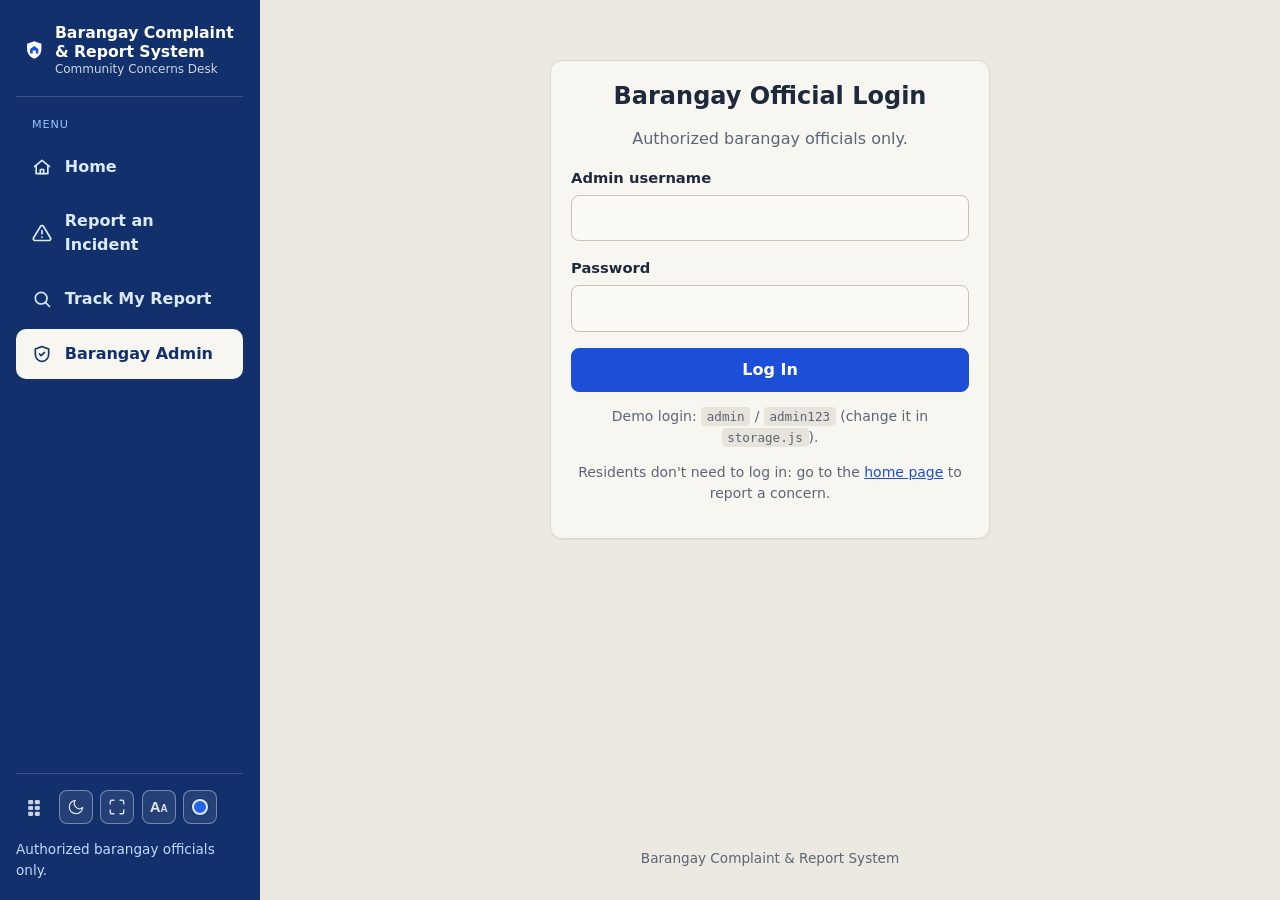
<file: admin-login.html>
<!DOCTYPE html>
<html lang="en">
<head>
  <meta charset="UTF-8">
  <meta name="viewport" content="width=device-width, initial-scale=1">
  <meta name="color-scheme" content="light dark">
  <title>Admin Login - Barangay Complaint &amp; Report System</title>
  <script>
    /* Apply the saved theme before the page paints (no white flash). */
    (function () {
      try {
        var t = localStorage.getItem("bc_theme");
        if (t !== "dark" && t !== "light") t = window.matchMedia("(prefers-color-scheme: dark)").matches ? "dark" : "light";
        document.documentElement.setAttribute("data-theme", t);
        var ac = localStorage.getItem("bc_accent");
        if (ac && /^[a-z]+$/.test(ac) && ac !== "blue") document.documentElement.setAttribute("data-accent", ac);
      } catch (e) {}
    })();
  </script>
  <link rel="stylesheet" href="style.css?v=10">
</head>
<body data-page="admin-login">

  <!-- ===== LEFT SIDEBAR (edit the 3 menu links here) ===== -->
  <aside class="sidebar" id="sidebar" aria-label="Main menu">
    <a class="brand" href="index.html">
      <svg viewBox="0 0 40 40" width="38" height="38" aria-hidden="true"><path d="M20 3l14 5v10c0 9-6 16-14 19C12 34 6 27 6 18V8z" fill="#fff"/><path d="M20 12l8 6v9h-5v-6h-6v6h-5v-9z" fill="#1d4ed8"/></svg>
      <span class="brand-text"><strong>Barangay Complaint &amp; Report System</strong><span>Community Concerns Desk</span></span>
    </a>

    <div class="side-label">Menu</div>
    <nav class="side-nav">
      <a href="index.html">
        <svg viewBox="0 0 24 24" fill="none" stroke="currentColor" stroke-width="2" stroke-linecap="round" stroke-linejoin="round" aria-hidden="true"><path d="M3 11.5 12 4l9 7.5"/><path d="M5 10v10h14V10"/><path d="M10 20v-5h4v5"/></svg>
        Home
      </a>
      <a href="index.html#report">
        <svg viewBox="0 0 24 24" fill="none" stroke="currentColor" stroke-width="2" stroke-linecap="round" stroke-linejoin="round" aria-hidden="true"><path d="M12 9v4M12 17h.01"/><path d="M10.3 3.9 1.8 18a2 2 0 0 0 1.7 3h17a2 2 0 0 0 1.7-3L13.7 3.9a2 2 0 0 0-3.4 0z"/></svg>
        Report an Incident
      </a>
      <a href="index.html#track">
        <svg viewBox="0 0 24 24" fill="none" stroke="currentColor" stroke-width="2" stroke-linecap="round" stroke-linejoin="round" aria-hidden="true"><circle cx="11" cy="11" r="7"/><path d="m21 21-4.3-4.3"/></svg>
        Track My Report
      </a>
      <a href="admin-login.html" class="active">
        <svg viewBox="0 0 24 24" fill="none" stroke="currentColor" stroke-width="2" stroke-linecap="round" stroke-linejoin="round" aria-hidden="true"><path d="M12 3 4 6v6c0 5 3.4 8.4 8 9 4.6-.6 8-4 8-9V6z"/><path d="m9 12 2 2 4-4"/></svg>
        Barangay Admin
      </a>
    </nav>

    <div class="side-foot">
      <button class="theme-btn" type="button" data-theme-toggle aria-label="Switch between light and dark mode"><span class="theme-icon" aria-hidden="true"></span><span class="theme-label"></span></button>
      Authorized barangay officials only.
    </div>
  </aside>
  <div class="nav-overlay" id="navOverlay"></div>

  <div class="page">
    <div class="topbar">
      <button class="menu-btn" id="navToggle" type="button" aria-label="Open menu" aria-expanded="false" aria-controls="sidebar">&#9776;</button>
      <strong>Barangay Complaint &amp; Report System</strong>
      <button class="theme-btn" type="button" data-theme-toggle aria-label="Switch between light and dark mode"><span class="theme-icon" aria-hidden="true"></span><span class="theme-label"></span></button>
    </div>

  <main class="container">
    <section class="card auth-card">
      <h1 class="center" style="font-size:1.5rem">Barangay Official Login</h1>
      <p class="center muted">Authorized barangay officials only.</p>

      <div id="adminMsg" class="alert" hidden role="alert"></div>

      <form id="adminLoginForm" novalidate>
        <div class="field">
          <label for="adminUser">Admin username</label>
          <input type="text" id="adminUser" autocomplete="username" required>
        </div>
        <div class="field">
          <label for="adminPassword">Password</label>
          <input type="password" id="adminPassword" autocomplete="current-password" required>
        </div>
        <button type="submit" class="btn btn-block" id="adminLoginBtn">Log In</button>
      </form>
      <p class="center small muted">Demo login: <code>admin</code> / <code>admin123</code> (change it in <code>storage.js</code>).</p>
      <p class="center small muted">Residents don't need to log in: go to the <a href="index.html">home page</a> to report a concern.</p>
    </section>
  </main>

  <footer class="site-footer">Barangay Complaint &amp; Report System</footer>
  </div>

  <script src="storage.js"></script>
  <script src="admin.js"></script>
</body>
</html>
</file>
<file: style.css>
/* ============================================================
   Barangay Complaint & Report System - shared stylesheet
   Themes: LIGHT (pearl white + blue) and DARK (navy).
   The theme is chosen by  <html data-theme="light|dark">
   (set by storage.js and the toggle button). Used by every page.
   ============================================================ */

/* ---------- LIGHT theme (pearl white) ---------- */
:root {
  color-scheme: light;

  --bg: #ece9e2;            /* page background: pearl */
  --surface: #f8f6f1;       /* cards, inputs area: pearl white (not pure white) */
  --surface-2: #f0ede6;     /* soft panels */
  --input-bg: #fbfaf7;

  --blue-900: #12306b;
  --blue-800: #1e40af;
  --blue-600: #2563eb;
  --blue-100: #dbe7fb;
  --blue-50: #ebf1fb;
  --btn: #1d4ed8;
  --btn-hover: #1e40af;
  --link: #1d4ed8;
  --heading: #12306b;
  --sidebar-bg: #12306b;
  --side-active-bg: var(--surface);
  --side-active-text: var(--heading);
  --side-edge: transparent;
  --side-shadow: none;

  --gray-50: #f0ede6;
  --gray-100: #e8e4db;
  --gray-200: #dcd7cc;
  --gray-300: #c9c3b6;
  --gray-500: #5b6577;
  --gray-700: #334155;
  --text: #1e293b;

  --green: #166534;   --green-bg: #dcf3e1;   --green-bd: #86efac;
  --amber: #92400e;   --amber-bg: #fbedc2;   --amber-bd: #fcd34d;
  --violet: #5b21b6;  --violet-bg: #ebe5fb;
  --red: #991b1b;     --red-bg: #fbe0dd;     --red-bd: #fca5a5;

  --focus-ring: rgba(37, 99, 235, .22);
  --flash: #fbf3c4;
  --shadow: 0 1px 2px rgba(60, 50, 30, .06);

  --radius: 12px;
  --sidebar-w: 260px;
}

/* ---------- DARK theme ---------- */
:root[data-theme="dark"] {
  color-scheme: dark;

  --bg: #0c131a;            /* main background: dark navy-black */
  --surface: #131d26;       /* content panels: dark blue-gray */
  --surface-2: #18242f;
  --input-bg: #0f1820;

  --blue-900: #0a1226;
  --blue-800: #93c5fd;
  --blue-600: #3b82f6;
  --blue-100: #1b3a63;
  --blue-50: #13273d;
  --btn: #2563eb;
  --btn-hover: #3b82f6;
  --link: #7db3ff;
  --heading: #bfdbfe;
  /* Sidebar: clearly lighter than the page, with an edge line + shadow so it stands out */
  --sidebar-bg: #090f15;    /* sidebar: very dark navy */
  --side-active-bg: #2f6df0;
  --side-active-text: #ffffff;
  --side-edge: rgba(148, 180, 215, .26);
  --side-shadow: 6px 0 24px rgba(0, 0, 0, .5);

  --gray-50: #18242f;
  --gray-100: #1c2935;
  --gray-200: #263543;
  --gray-300: #35485a;
  --gray-500: #9aa8c0;
  --gray-700: #c3cee0;
  --text: #e6ebf5;

  --green: #86efac;   --green-bg: #10381f;   --green-bd: #1f6b3a;
  --amber: #fcd34d;   --amber-bg: #3a2a0a;   --amber-bd: #6b4d10;
  --violet: #c4b5fd;  --violet-bg: #2a1f55;
  --red: #fca5a5;     --red-bg: #4a1717;     --red-bd: #7f2a2a;

  --focus-ring: rgba(96, 165, 250, .35);
  --flash: #3a3410;
  --shadow: 0 1px 2px rgba(0, 0, 0, .35);
}

* { box-sizing: border-box; }
html { scroll-behavior: smooth; }
body {
  margin: 0;
  font-family: "Segoe UI", Roboto, system-ui, -apple-system, Arial, sans-serif;
  font-size: 16px;
  line-height: 1.5;
  color: var(--text);
  background: var(--bg);
  transition: background-color .25s ease, color .25s ease;
}
[hidden] { display: none !important; }
img { max-width: 100%; }
a { color: var(--link); }
h1, h2, h3 { line-height: 1.25; margin: 0 0 .5rem; }
h1 { font-size: 1.9rem; }
h2 { font-size: 1.3rem; }
h3 { font-size: 1.05rem; }
code { background: var(--gray-100); padding: .1rem .35rem; border-radius: 4px; font-size: .9em; }
.muted { color: var(--gray-500); }
.small { font-size: .875rem; }
::placeholder { color: var(--gray-500); opacity: .75; }

/* ---------- Sidebar navigation (left) ---------- */
.sidebar {
  position: fixed; top: 0; bottom: 0; left: 0; width: var(--sidebar-w);
  background: var(--sidebar-bg); color: #fff; z-index: 50;
  border-right: 1px solid var(--side-edge); box-shadow: var(--side-shadow);
  display: flex; flex-direction: column; padding: 1.25rem 1rem; overflow-y: auto;
  transition: background-color .25s ease;
}
.sidebar .brand {
  display: flex; align-items: center; gap: .65rem; color: #fff; text-decoration: none;
  padding: .25rem .5rem 1.25rem; margin-bottom: 1rem; border-bottom: 1px solid rgba(255, 255, 255, .18);
}
.brand-text { display: flex; flex-direction: column; line-height: 1.2; }
.brand-text strong { font-size: .98rem; }
.brand-text span { font-size: .75rem; opacity: .8; }

.side-label { font-size: .7rem; letter-spacing: .08em; text-transform: uppercase; color: #93c5fd; padding: 0 1rem; margin: .25rem 0 .5rem; }
.side-nav { display: flex; flex-direction: column; gap: .3rem; }
.side-nav a {
  display: flex; align-items: center; gap: .8rem; padding: .8rem 1rem; border-radius: 10px;
  color: #dbeafe; text-decoration: none; font-weight: 600; transition: background-color .2s ease, color .2s ease;
}
.side-nav a:hover { background: rgba(255, 255, 255, .12); color: #fff; }
.side-nav a.active { background: var(--side-active-bg); color: var(--side-active-text); }
.side-nav svg { width: 20px; height: 20px; flex: none; }

/* Dark mode: brighter text and lines so the menu is easy to see */
:root[data-theme="dark"] .side-label { color: #bfdbfe; }
:root[data-theme="dark"] .side-nav a { color: #e8f0ff; }
:root[data-theme="dark"] .side-nav a:hover { background: rgba(255, 255, 255, .16); }
:root[data-theme="dark"] .sidebar .brand,
:root[data-theme="dark"] .side-foot { border-color: rgba(191, 219, 254, .35); }
:root[data-theme="dark"] .side-foot { color: #dbeafe; }

.side-foot { margin-top: auto; padding-top: 1rem; border-top: 1px solid rgba(255, 255, 255, .18); font-size: .85rem; color: #bfdbfe; }
.side-foot .who { display: block; word-break: break-all; margin-bottom: .6rem; }
.side-foot .link-btn {
  width: 100%; background: rgba(255, 255, 255, .12); border: 0; color: #fff; font: inherit; font-weight: 600;
  padding: .6rem; border-radius: 8px; cursor: pointer;
}
.side-foot .link-btn:hover { background: rgba(255, 255, 255, .22); }
.side-foot .theme-btn { display: flex; margin-bottom: .75rem; }

/* Light / dark toggle: just a thin one-color line icon (no box, no fill) */
.theme-btn {
  display: inline-flex; align-items: center; justify-content: center;
  width: 32px; height: 32px; padding: 0;
  background: transparent; border: 0; color: rgba(255, 255, 255, .72);
  border-radius: 8px; cursor: pointer; transition: color .2s ease, background-color .2s ease;
}
.theme-btn:hover { color: #fff; background: rgba(255, 255, 255, .1); }
.theme-btn:focus-visible { outline: 2px solid rgba(255, 255, 255, .7); outline-offset: 2px; }
.theme-icon { display: inline-flex; width: 18px; height: 18px; }
.theme-icon svg { width: 18px; height: 18px; display: block; }
.theme-label { display: none; }
.side-foot .theme-btn:last-child { margin-bottom: 0; }

.page { margin-left: var(--sidebar-w); min-height: 100vh; display: flex; flex-direction: column; }
.page > main { flex: 1; }

/* Top bar with the menu button (phones and small tablets only) */
.topbar { display: none; }
.nav-overlay { display: none; }

/* ---------- Layout ---------- */
.container { max-width: 1200px; margin: 0 auto; padding: 1.25rem 1rem 2.5rem; }
.card {
  background: var(--surface); border: 1px solid var(--gray-200); border-radius: var(--radius);
  padding: 1.25rem; box-shadow: var(--shadow); transition: background-color .25s ease, border-color .25s ease;
}
.card + .card { margin-top: 1.25rem; }
.section-title { display: flex; align-items: center; justify-content: space-between; gap: 1rem; flex-wrap: wrap; margin-bottom: 1rem; }
.page-head { margin-bottom: 1.25rem; }
.page-head p { margin: 0; color: var(--gray-500); }

.config-banner { margin: 0; border-radius: 0; text-align: center; }

/* ---------- Home / login ---------- */
.hero { display: grid; grid-template-columns: 1.1fr .9fr; gap: 2rem; align-items: start; padding-top: 1.5rem; }
.hero h1 { font-size: 2.2rem; color: var(--heading); }
.hero .lead { font-size: 1.1rem; color: var(--gray-700); }
.steps { list-style: none; padding: 0; margin: 1.5rem 0 0; display: grid; gap: .75rem; }
.steps li { display: flex; gap: .8rem; align-items: flex-start; }
.steps .num {
  flex: none; width: 2rem; height: 2rem; border-radius: 50%; background: var(--blue-100);
  color: var(--blue-800); font-weight: 700; display: grid; place-items: center;
}
.status-legend { margin-top: 1.5rem; display: grid; gap: .5rem; }
.status-legend div { display: flex; gap: .6rem; align-items: center; font-size: .9rem; color: var(--gray-700); }
.tabs { display: flex; border-bottom: 2px solid var(--gray-200); margin-bottom: 1.25rem; }
.tab {
  flex: 1; background: none; border: 0; padding: .7rem; font: inherit; font-weight: 600;
  color: var(--gray-500); cursor: pointer; border-bottom: 3px solid transparent; margin-bottom: -2px;
}
.tab.active { color: var(--link); border-bottom-color: var(--link); }
.auth-card { max-width: 440px; margin: 2.5rem auto; }
.center { text-align: center; }

/* ---------- Forms ---------- */
.field { display: flex; flex-direction: column; gap: .35rem; margin-bottom: 1rem; }
.field label { font-weight: 600; font-size: .92rem; transition: color .25s ease; }
.field .hint { font-size: .82rem; color: var(--gray-500); }
input[type="text"], input[type="email"], input[type="password"], input[type="tel"], input[type="search"],
select, textarea {
  width: 100%; font: inherit; font-size: 1rem; padding: .65rem .75rem; background: var(--input-bg);
  border: 1px solid var(--gray-300); border-radius: 8px; color: var(--text);
  transition: border-color .25s ease, box-shadow .25s ease, background-color .25s ease, transform .25s ease;
}
textarea { min-height: 110px; resize: vertical; }
input[type="file"] { font: inherit; padding: .4rem 0; color: var(--text); }
.form-grid { display: grid; grid-template-columns: 1fr 1fr; gap: 0 1rem; }
.req { color: #dc2626; }
.photo-preview { display: flex; align-items: center; gap: .75rem; margin-top: .5rem; }
.photo-preview img { max-height: 110px; border-radius: 8px; border: 1px solid var(--gray-200); }
.link-btn-plain { background: none; border: 0; color: var(--link); font: inherit; cursor: pointer; padding: 0; text-decoration: underline; }

/* Active (focused) field: the resident can always see where to type */
.field:focus-within label { color: var(--link); }
input:focus, select:focus, textarea:focus {
  outline: none; background: var(--blue-50); border-color: var(--blue-600); box-shadow: 0 0 0 4px var(--focus-ring);
}
button:focus-visible, a:focus-visible { outline: 3px solid var(--focus-ring); outline-offset: 2px; }
input[type="file"]:focus-visible { outline: 3px solid var(--blue-600); outline-offset: 3px; border-radius: 6px; }

/* Field that failed validation */
.field-invalid, .field input.field-invalid, .field select.field-invalid, .field textarea.field-invalid {
  border-color: #dc2626 !important;
  background: var(--red-bg) !important;
  box-shadow: 0 0 0 4px rgba(220, 38, 38, .18) !important;
  animation: shake .3s ease;
}
@keyframes shake { 25% { transform: translateX(-4px); } 75% { transform: translateX(4px); } }

/* Keep the focused field clear of the phone's top bar and keyboard */
#reportForm .field { scroll-margin: 90px 0 40vh; }

/* ---------- Buttons ---------- */
.btn {
  display: inline-flex; align-items: center; justify-content: center; gap: .4rem;
  min-height: 44px; padding: .55rem 1.1rem; border-radius: 8px; border: 1px solid var(--btn);
  background: var(--btn); color: #fff; font: inherit; font-weight: 600; cursor: pointer; text-decoration: none;
  transition: background-color .2s ease, border-color .2s ease;
}
.btn:hover { background: var(--btn-hover); border-color: var(--btn-hover); }
.btn:disabled { opacity: .6; cursor: not-allowed; }
.btn-outline { background: var(--surface); color: var(--link); border-color: var(--link); }
.btn-outline:hover { background: var(--blue-50); border-color: var(--link); }
.btn-block { width: 100%; }
.btn-sm { min-height: 36px; padding: .3rem .8rem; font-size: .9rem; }
.icon-btn { background: none; border: 0; font-size: 1.8rem; line-height: 1; cursor: pointer; color: var(--gray-500); padding: 0 .4rem; }

/* ---------- Alerts / toasts ---------- */
.alert { padding: .75rem 1rem; border-radius: 8px; border: 1px solid; margin-bottom: 1rem; }
.alert-success { background: var(--green-bg); border-color: var(--green-bd); color: var(--green); }
.alert-error { background: var(--red-bg); border-color: var(--red-bd); color: var(--red); }
.alert-warn { background: var(--amber-bg); border-color: var(--amber-bd); color: var(--amber); }
.alert-info { background: var(--blue-50); border-color: var(--blue-100); color: var(--heading); }
.toast-wrap { position: fixed; right: 1rem; bottom: 1rem; display: flex; flex-direction: column; gap: .5rem; z-index: 100; max-width: calc(100vw - 2rem); }
.toast { background: #0f172a; color: #fff; padding: .75rem 1rem; border-radius: 10px; box-shadow: 0 6px 20px rgba(15, 23, 42, .3); }

/* ---------- Status badges ---------- */
.badge { display: inline-block; padding: .2rem .65rem; border-radius: 999px; font-size: .75rem; font-weight: 700; letter-spacing: .03em; white-space: nowrap; }
.badge-submitted { background: var(--blue-100); color: var(--blue-800); }
.badge-under-review { background: var(--amber-bg); color: var(--amber); }
.badge-in-progress { background: var(--violet-bg); color: var(--violet); }
.badge-resolved { background: var(--green-bg); color: var(--green); }

/* ---------- Stats ---------- */
.stats { display: grid; grid-template-columns: repeat(5, 1fr); gap: 1rem; margin-bottom: 1.25rem; }
.stat {
  text-align: left; background: var(--surface); border: 1px solid var(--gray-200); border-left: 5px solid var(--btn);
  border-radius: var(--radius); padding: .9rem 1rem; font: inherit; cursor: pointer; color: var(--text);
  transition: background-color .2s ease, border-color .25s ease;
}
.stat:hover { background: var(--blue-50); }
.stat .label { display: block; font-size: .8rem; color: var(--gray-500); font-weight: 600; text-transform: uppercase; letter-spacing: .04em; }
.stat .value { display: block; font-size: 1.9rem; font-weight: 700; line-height: 1.2; }
.stat.s-submitted { border-left-color: var(--blue-600); }
.stat.s-review { border-left-color: #d97706; }
.stat.s-progress { border-left-color: #7c3aed; }
.stat.s-resolved { border-left-color: #16a34a; }
.stat.s-total { border-left-color: var(--heading); }

.live-pill { display: inline-flex; align-items: center; gap: .4rem; font-size: .8rem; color: var(--green); background: var(--green-bg); padding: .15rem .6rem; border-radius: 999px; }
.live-pill::before { content: ""; width: 8px; height: 8px; border-radius: 50%; background: #16a34a; animation: pulse 1.6s infinite; }
@keyframes pulse { 50% { opacity: .3; } }

/* ---------- Toolbar + table ---------- */
.toolbar { display: grid; grid-template-columns: 2fr 1fr 1fr auto; gap: .75rem; margin-bottom: 1rem; }
.table-wrap { overflow-x: auto; }
table { width: 100%; border-collapse: collapse; }
th { text-align: left; background: var(--gray-100); font-size: .8rem; text-transform: uppercase; letter-spacing: .04em; color: var(--gray-700); padding: .7rem .75rem; white-space: nowrap; }
td { padding: .75rem; border-bottom: 1px solid var(--gray-200); vertical-align: middle; }
tbody tr:hover { background: var(--blue-50); }
td.actions { white-space: nowrap; }
.row-new { animation: flash 6s ease-out; }
@keyframes flash { 0%, 60% { background: var(--flash); } 100% { background: transparent; } }
.empty { text-align: center; color: var(--gray-500); padding: 2rem 1rem; }

/* ---------- Resident report cards ---------- */
.reports { display: grid; gap: 1rem; }
.report { margin: 0 !important; }
.report-head { display: flex; justify-content: space-between; align-items: flex-start; gap: .75rem; flex-wrap: wrap; margin-bottom: .5rem; }
.report-head .id { font-weight: 700; color: var(--heading); }
.report-meta { display: flex; flex-wrap: wrap; gap: .25rem 1.25rem; font-size: .9rem; color: var(--gray-700); margin-bottom: .6rem; }
.desc { white-space: pre-wrap; word-break: break-word; margin: .25rem 0 .75rem; }
.remarks-box { background: var(--blue-50); border-left: 4px solid var(--blue-600); border-radius: 6px; padding: .6rem .8rem; margin: .75rem 0; }
.remarks-box strong { display: block; font-size: .8rem; text-transform: uppercase; letter-spacing: .04em; color: var(--blue-800); }
.evidence img { max-height: 200px; border-radius: 8px; border: 1px solid var(--gray-200); }
details.history { margin-top: .75rem; }
details.history summary { cursor: pointer; font-weight: 600; color: var(--link); }

.timeline { list-style: none; margin: .75rem 0 0 .4rem; padding: 0 0 0 1rem; border-left: 2px solid var(--gray-200); }
.timeline li { position: relative; padding: 0 0 .9rem; }
.timeline li::before { content: ""; position: absolute; left: -1.4rem; top: .35rem; width: 11px; height: 11px; border-radius: 50%; background: var(--blue-600); border: 2px solid var(--surface); box-shadow: 0 0 0 1px var(--blue-600); }
.timeline .when { font-size: .8rem; color: var(--gray-500); }
.timeline .note { margin: .2rem 0 0; white-space: pre-wrap; word-break: break-word; }

.mini-stats { display: flex; gap: .75rem; flex-wrap: wrap; margin-bottom: 1rem; }
.mini-stats span { background: var(--gray-100); border-radius: 999px; padding: .2rem .8rem; font-size: .85rem; font-weight: 600; }

/* ---------- Modal (admin) ---------- */
dialog {
  border: 0; border-radius: 14px; padding: 0; width: calc(100% - 2rem); max-width: 720px;
  max-height: 92vh; background: var(--surface); color: var(--text); box-shadow: 0 20px 60px rgba(15, 23, 42, .35);
}
dialog[open] { display: flex; flex-direction: column; }
dialog::backdrop { background: rgba(15, 23, 42, .55); }
.modal-head { display: flex; justify-content: space-between; align-items: flex-start; gap: 1rem; padding: 1rem 1.25rem; border-bottom: 1px solid var(--gray-200); background: var(--gray-50); border-radius: 14px 14px 0 0; }
.modal-head h2 { margin-bottom: .3rem; }
.modal-body { padding: 1.25rem; overflow-y: auto; }
.details { display: grid; grid-template-columns: 1fr 1fr; gap: .75rem 1.25rem; margin: 0 0 1rem; }
.details dt { font-size: .75rem; text-transform: uppercase; letter-spacing: .04em; color: var(--gray-500); font-weight: 600; }
.details dd { margin: 0; word-break: break-word; }
.details .wide { grid-column: 1 / -1; }
.update-box { background: var(--gray-50); border: 1px solid var(--gray-200); border-radius: 10px; padding: 1rem; margin: 1rem 0; }

/* ---------- Footer ---------- */
.site-footer { text-align: center; color: var(--gray-500); font-size: .85rem; padding: 1.5rem 1rem 2rem; }

/* ---------- Responsive ---------- */
@media (max-width: 1000px) {
  .stats { grid-template-columns: repeat(3, 1fr); }
  .hero { grid-template-columns: 1fr; }
  .toolbar { grid-template-columns: 1fr 1fr; }
  .toolbar .search-wrap { grid-column: 1 / -1; }
}

@media (max-width: 720px) {
  h1, .hero h1 { font-size: 1.6rem; }
  .form-grid { grid-template-columns: 1fr; }
  .stats { grid-template-columns: repeat(2, 1fr); }
  .stat.s-total { grid-column: 1 / -1; }
  .details { grid-template-columns: 1fr; }
  .card { padding: 1rem; }

  /* Table turns into stacked cards on phones */
  table, thead, tbody, tr, td { display: block; }
  thead { position: absolute; left: -9999px; }
  tr { border: 1px solid var(--gray-200); border-radius: 10px; margin-bottom: .75rem; padding: .35rem .25rem; background: var(--surface); }
  td { border: 0; padding: .35rem .6rem; display: flex; justify-content: space-between; gap: 1rem; text-align: right; }
  td::before { content: attr(data-label); font-weight: 600; color: var(--gray-500); text-align: left; flex: none; }
  td.actions { justify-content: flex-end; }
  td.actions::before { display: none; }
}

/* ---------- Sidebar on phones / small tablets ---------- */
@media (max-width: 900px) {
  .sidebar { transform: translateX(-100%); transition: transform .25s ease; box-shadow: none; }
  body.nav-open .sidebar { transform: none; box-shadow: 0 0 40px rgba(0, 0, 0, .4); }
  .page { margin-left: 0; }
  .topbar {
    display: flex; align-items: center; gap: .75rem; position: sticky; top: 0; z-index: 30;
    background: var(--sidebar-bg); color: #fff; padding: .6rem 1rem;
    border-bottom: 1px solid var(--side-edge);
  }
  .topbar strong { font-size: 1rem; }
  .topbar .theme-btn { margin-left: auto; }
  .menu-btn {
    background: none; border: 1px solid rgba(255, 255, 255, .5); color: #fff; border-radius: 8px;
    padding: .35rem .7rem; font-size: 1.3rem; line-height: 1; cursor: pointer;
  }
  body.nav-open .nav-overlay { display: block; position: fixed; inset: 0; background: rgba(15, 23, 42, .55); z-index: 40; }
}

@media (max-width: 420px) {
  .topbar strong { font-size: .88rem; }
  .topbar .theme-label { display: none; }   /* icon only on very small phones */
}

@media (prefers-reduced-motion: reduce) {
  * { transition: none !important; animation: none !important; scroll-behavior: auto !important; }
}

/* ============================================================
   INCIDENT PHOTOS  (up to 3 images, drag & drop, live preview)
   ============================================================ */
:root {
  --slot-bg: #efece4;
  --slot-border: #b9b2a2;
  --accent: #1d6fa5;
  --accent-soft: rgba(29, 111, 165, .12);
  --photo-text: #1e293b;
  --photo-text-2: #5b6577;
}
:root[data-theme="dark"] {
  --slot-bg: #1a2630;
  --slot-border: #3b4d5c;
  --accent: #65c9e8;
  --accent-soft: rgba(101, 201, 232, .12);
  --photo-text: #e8ebf0;
  --photo-text-2: #a6b3be;
}

.photo-field { font-family: "Inter", "Segoe UI", Roboto, system-ui, sans-serif; gap: .6rem; }
.photo-head { display: flex; align-items: center; justify-content: space-between; gap: .75rem; flex-wrap: wrap; }
.photo-title { display: inline-flex; align-items: center; gap: .5rem; font-weight: 600; font-size: .98rem; color: var(--photo-text); }
.photo-title svg { width: 20px; height: 20px; color: var(--accent); flex: none; }
.photo-optional { font-weight: 400; font-size: .82rem; color: var(--photo-text-2); }
.photo-count {
  font-size: .82rem; font-weight: 600; color: var(--accent); background: var(--accent-soft);
  padding: .15rem .65rem; border-radius: 999px; white-space: nowrap;
}

.photo-drop {
  border: 1px dashed var(--slot-border); border-radius: 12px; padding: 1rem;
  background: transparent; transition: border-color .2s ease, background-color .2s ease;
}
.photo-drop.is-dragging { border-color: var(--accent); background: var(--accent-soft); }

.photo-slots { display: grid; grid-template-columns: repeat(3, minmax(0, 1fr)); gap: .75rem; max-width: 480px; margin: 0 auto; }
.photo-slot {
  position: relative; aspect-ratio: 1 / 1; width: 100%; border-radius: 10px; overflow: hidden;
  background: var(--slot-bg); border: 1px dashed var(--slot-border);
  display: flex; flex-direction: column; align-items: center; justify-content: center; gap: .35rem;
  font: inherit; color: var(--photo-text-2); padding: 0;
}
.photo-slot svg { width: 28px; height: 28px; }
.photo-empty { opacity: .55; }
.photo-empty svg { width: 30px; height: 30px; }

.photo-add { cursor: pointer; color: var(--accent); border-color: var(--accent); font-weight: 600; font-size: .9rem; transition: background-color .2s ease, transform .2s ease; }
.photo-add svg { width: 30px; height: 30px; }
.photo-add:hover { background: var(--accent-soft); transform: translateY(-1px); }
.photo-add:focus-visible { outline: 3px solid var(--focus-ring); outline-offset: 2px; }

.photo-slot.is-filled { border-style: solid; border-color: var(--gray-200); }
.photo-slot.is-filled img { width: 100%; height: 100%; object-fit: cover; display: block; }
.photo-remove {
  position: absolute; top: 6px; right: 6px; width: 26px; height: 26px; padding: 0; border: 0; border-radius: 50%;
  background: rgba(10, 15, 21, .78); color: #fff; cursor: pointer; display: grid; place-items: center;
  transition: background-color .2s ease, transform .2s ease;
}
.photo-remove svg { width: 13px; height: 13px; }
.photo-remove:hover { background: #dc2626; transform: scale(1.08); }
.photo-remove:focus-visible { outline: 2px solid #fff; outline-offset: 2px; }

.photo-hint { margin: .75rem 0 0; font-size: .82rem; color: var(--photo-text-2); text-align: center; }
.photo-hint strong { color: var(--accent); font-weight: 600; }
.photo-error { margin: 0; }

/* Saved photos in Track My Report and the admin dialog */
.photo-gallery { display: flex; flex-wrap: wrap; gap: .6rem; margin: .25rem 0 .75rem; }
.photo-gallery img { width: 110px; height: 110px; object-fit: cover; border-radius: 10px; border: 1px solid var(--gray-200); cursor: zoom-in; transition: transform .2s ease; }
.photo-gallery img:hover { transform: scale(1.04); }

.visually-hidden { position: absolute !important; width: 1px; height: 1px; margin: -1px; padding: 0; overflow: hidden; clip: rect(0 0 0 0); white-space: nowrap; border: 0; }
.photo-slot.is-new { animation: photoPop .28s ease; }
@keyframes photoPop { from { opacity: 0; transform: scale(.85); } to { opacity: 1; transform: none; } }
.photo-drop.is-dragging .photo-add, .photo-drop.is-dragging .photo-empty { border-color: var(--accent); opacity: 1; }
.photo-empty svg { opacity: .8; }

@media (max-width: 420px) {
  .photo-drop { padding: .7rem; }
  .photo-slots { gap: .5rem; }
  .photo-add { font-size: .8rem; }
  .photo-gallery img { width: 92px; height: 92px; }
}

/* ============================================================
   Fixes: bordered theme toggle + full-width content (Track My Report)
   ============================================================ */
.theme-btn {
  background: rgba(255, 255, 255, .08); border: 1px solid rgba(255, 255, 255, .38); color: rgba(255, 255, 255, .85);
  border-radius: 8px; width: 34px; height: 34px;
}
.theme-btn:hover { background: rgba(255, 255, 255, .18); border-color: rgba(255, 255, 255, .6); color: #fff; }

/* In the flex column, "margin: 0 auto" made the content shrink to fit its text
   (a thin column on Track My Report). width:100% keeps it full width. */
.container { width: 100%; }

/* ============================================================
   ADMIN DASHBOARD: delete, bulk actions, export, details
   ============================================================ */
:root { --danger: #dc2626; --danger-hover: #b91c1c; }

.head-actions { display: flex; align-items: center; gap: .75rem; flex-wrap: wrap; }

/* Export Data button + menu */
.export-wrap { position: relative; }
.export-wrap .btn svg { flex: none; }
.export-menu {
  position: absolute; right: 0; top: calc(100% + 6px); min-width: 210px; z-index: 40;
  background: var(--surface); border: 1px solid var(--gray-300); border-radius: 10px; padding: .3rem;
  box-shadow: 0 10px 30px rgba(0, 0, 0, .3);
}
.export-menu button {
  display: block; width: 100%; text-align: left; background: none; border: 0; color: var(--text);
  font: inherit; padding: .6rem .8rem; border-radius: 7px; cursor: pointer;
}
.export-menu button:hover, .export-menu button:focus-visible { background: var(--blue-50); outline: none; }

/* Danger button, trash icon button, ID link, checkboxes */
.btn-danger { background: var(--danger); border-color: var(--danger); color: #fff; }
.btn-danger:hover { background: var(--danger-hover); border-color: var(--danger-hover); }
.btn-danger:disabled { opacity: .45; }

.icon-action {
  display: inline-flex; align-items: center; justify-content: center; width: 36px; height: 36px; padding: 0;
  background: transparent; color: var(--red); border: 1px solid var(--red-bd); border-radius: 8px; cursor: pointer;
  vertical-align: middle; transition: background-color .2s ease, transform .2s ease;
}
.icon-action:hover { background: var(--red-bg); transform: translateY(-1px); }
.icon-action:focus-visible { outline: 3px solid rgba(220, 38, 38, .35); outline-offset: 2px; }

.id-link {
  background: none; border: 0; padding: 0; font: inherit; font-weight: 700; color: var(--link);
  cursor: pointer; text-decoration: underline; text-decoration-color: transparent; text-underline-offset: 3px;
}
.id-link:hover { text-decoration-color: currentColor; }
.id-link:focus-visible { outline: 3px solid var(--focus-ring); outline-offset: 2px; border-radius: 4px; }

.col-check { width: 44px; text-align: center; }
td.col-check { padding-left: .5rem; padding-right: .5rem; }
.col-check input[type="checkbox"], .row-check { width: 18px; height: 18px; accent-color: var(--btn); cursor: pointer; vertical-align: middle; }
tbody tr.is-selected { background: var(--blue-50); }

/* Bulk action bar (right under the search bar) */
.bulk-bar {
  display: flex; align-items: center; justify-content: space-between; gap: .75rem; flex-wrap: wrap;
  background: var(--gray-50); border: 1px solid var(--gray-200); border-radius: 10px;
  padding: .55rem .75rem; margin-bottom: 1rem; transition: background-color .2s ease, border-color .2s ease;
}
.bulk-bar.has-selection { background: var(--blue-50); border-color: var(--blue-600); }
.bulk-count { font-size: .9rem; font-weight: 600; color: var(--gray-700); }
.bulk-bar.has-selection .bulk-count { color: var(--link); }
.bulk-controls { display: flex; align-items: center; gap: .5rem; flex-wrap: wrap; }
.bulk-controls select { width: auto; min-width: 170px; padding: .4rem .6rem; font-size: .9rem; }
.bulk-controls .btn svg { flex: none; }

/* Rows fade out smoothly when deleted */
tr.row-removing { animation: rowOut .3s ease forwards; pointer-events: none; }
@keyframes rowOut { to { opacity: 0; transform: translateX(28px); } }

/* Delete confirmation modal */
.confirm-dialog { max-width: 440px; }
.confirm-body { padding: 1.5rem 1.5rem 1.25rem; text-align: center; }
.confirm-icon {
  width: 52px; height: 52px; margin: 0 auto .75rem; display: grid; place-items: center;
  border-radius: 50%; background: var(--red-bg); color: var(--red);
}
.confirm-body h2 { margin-bottom: .4rem; }
.confirm-body p { margin: 0 0 1.25rem; color: var(--gray-700); }
.confirm-actions { display: flex; gap: .6rem; justify-content: center; flex-wrap: wrap; }
.confirm-actions .btn { min-width: 130px; }

/* Details modal: map preview */
.map-box { display: grid; gap: .5rem; justify-items: start; margin-bottom: 1rem; }
.map-box iframe { width: 100%; height: 260px; border: 1px solid var(--gray-200); border-radius: 10px; background: var(--gray-100); }

.print-head { display: none; }

@media (max-width: 720px) {
  .col-check { width: auto; text-align: right; }
  td.col-check { padding: .35rem .6rem; }
  .bulk-controls { width: 100%; }
  .bulk-controls select { flex: 1; min-width: 0; }
  .export-menu { right: auto; left: 0; }
  td.actions { flex-wrap: wrap; }
}

/* ---------- Print / "Save as PDF": only the records table ---------- */
@media print {
  .sidebar, .topbar, .nav-overlay, .toast-wrap, .site-footer, .page-head, .stats, .toolbar, .bulk-bar,
  .col-check, .col-actions, td.actions, .export-menu, dialog { display: none !important; }
  .page { margin: 0 !important; }
  body { background: #fff !important; color: #000 !important; font-size: 11pt; }
  .container { max-width: none; padding: 0; }
  .card { background: #fff !important; border: 0; box-shadow: none; padding: 0; }
  .print-head { display: block; font-weight: 700; margin-bottom: .6rem; color: #000; }
  #countLine { color: #333 !important; }
  .table-wrap { overflow: visible; }
  table { display: table !important; }
  thead { display: table-header-group !important; position: static !important; }
  tbody { display: table-row-group !important; }
  tr { display: table-row !important; border: 0; margin: 0; padding: 0; background: #fff !important; page-break-inside: avoid; }
  th, td { display: table-cell !important; color: #000 !important; background: #fff !important; border: 1px solid #999 !important; padding: .35rem .5rem; text-align: left !important; }
  th { background: #e5e5e5 !important; }
  td::before { display: none !important; }
  .id-link { color: #000; text-decoration: none; }
  .badge { border: 1px solid #666; color: #000 !important; background: #fff !important; }
}

/* ============================================================
   V2 UPGRADE  (everything below was added on top of the old styles)
     1. Dark mode: glassmorphism       4. Status pill dropdown
     2. Micro-interactions             5. Activity timeline modal
     3. Status tabs + toolbar          6. Responsive + print fixes
   ============================================================ */

/* ---------- 1. Dark mode: glassmorphism ---------- */
:root[data-theme="dark"] {
  --bg: #060b12;
  --glass: linear-gradient(145deg, rgba(36, 56, 80, .58), rgba(14, 23, 35, .5));
  --glass-border: rgba(160, 195, 235, .16);
  --glass-shadow: 0 10px 34px rgba(0, 0, 0, .38), inset 0 1px 0 rgba(255, 255, 255, .07);
}

/* Soft colored glows behind the glass so the blur has something to show */
:root[data-theme="dark"] body {
  background:
    radial-gradient(900px 520px at 10% -8%, rgba(59, 130, 246, .24), transparent 62%),
    radial-gradient(800px 520px at 96% 6%, rgba(139, 92, 246, .17), transparent 62%),
    radial-gradient(900px 600px at 50% 112%, rgba(6, 182, 212, .13), transparent 62%),
    var(--bg);
  background-attachment: fixed;
}

:root[data-theme="dark"] .card,
:root[data-theme="dark"] .stat,
:root[data-theme="dark"] .bulk-bar {
  background: var(--glass);
  box-shadow: var(--glass-shadow);
  -webkit-backdrop-filter: blur(16px) saturate(140%);
  backdrop-filter: blur(16px) saturate(140%);
}
:root[data-theme="dark"] .card { border-color: var(--glass-border); }
:root[data-theme="dark"] .stat { border-top-color: var(--glass-border); border-right-color: var(--glass-border); border-bottom-color: var(--glass-border); }
:root[data-theme="dark"] .bulk-bar { border-color: var(--glass-border); }
:root[data-theme="dark"] .bulk-bar.has-selection { background: rgba(37, 99, 235, .2); border-color: rgba(96, 165, 250, .55); }

/* Table */
:root[data-theme="dark"] th { background: rgba(255, 255, 255, .05); }
:root[data-theme="dark"] td { border-bottom-color: rgba(160, 195, 235, .1); }
:root[data-theme="dark"] tbody tr:hover { background: rgba(80, 140, 255, .09); }
:root[data-theme="dark"] tbody tr.is-selected { background: rgba(37, 99, 235, .16); }
:root[data-theme="dark"] .btn-outline { background: rgba(255, 255, 255, .04); }
:root[data-theme="dark"] .btn-outline:hover { background: rgba(96, 165, 250, .14); }

/* Sidebar + phone top bar */
:root[data-theme="dark"] .sidebar {
  background: linear-gradient(180deg, rgba(17, 29, 45, .84), rgba(7, 12, 19, .92));
  border-right: 1px solid var(--glass-border);
  -webkit-backdrop-filter: blur(20px);
  backdrop-filter: blur(20px);
}
:root[data-theme="dark"] .topbar {
  background: rgba(9, 15, 22, .8);
  -webkit-backdrop-filter: blur(14px);
  backdrop-filter: blur(14px);
}
:root[data-theme="dark"] .side-nav a.active {
  background: linear-gradient(135deg, var(--side-active-bg), var(--blue-600));
  box-shadow: 0 6px 18px rgba(0, 0, 0, .35);
}

/* Dialogs: solid enough to read, with a glass edge */
:root[data-theme="dark"] dialog {
  background: linear-gradient(160deg, #18242f, #0e1721);
  border: 1px solid var(--glass-border);
  box-shadow: 0 30px 80px rgba(0, 0, 0, .6);
}
:root[data-theme="dark"] .modal-head { background: rgba(255, 255, 255, .04); border-bottom-color: var(--glass-border); }
:root[data-theme="dark"] .update-box { background: rgba(255, 255, 255, .04); border-color: var(--glass-border); }
dialog::backdrop { background: rgba(3, 7, 12, .6); -webkit-backdrop-filter: blur(4px); backdrop-filter: blur(4px); }
dialog[open] { animation: dialogIn .22s ease; }
@keyframes dialogIn { from { opacity: 0; transform: translateY(10px) scale(.98); } to { opacity: 1; transform: none; } }

/* ---------- 2. Micro-interactions ---------- */
@keyframes fadeUp { from { opacity: 0; transform: translateY(10px); } to { opacity: 1; transform: none; } }

/* Page content fades in (also when you switch between the two resident views) */
.container > section, .container > .page-head { animation: fadeUp .4s ease backwards; }
.container > section.stats { animation-delay: .05s; }
.container > section.card { animation-delay: .1s; }

/* Table fades in again when you change tab / category (the class is toggled by admin.js) */
.table-wrap.fade-in { animation: fadeUp .32s ease; }

.btn, .icon-action, .menu-btn, .theme-btn, .id-link, .seg-tab { -webkit-tap-highlight-color: transparent; }
.btn { transition: background-color .2s ease, border-color .2s ease, transform .15s ease, box-shadow .2s ease; }
.btn:hover:not(:disabled) { transform: translateY(-1px); box-shadow: 0 6px 16px rgba(29, 78, 216, .28); }
.btn:active:not(:disabled) { transform: translateY(0) scale(.97); box-shadow: none; }
.btn-outline:hover:not(:disabled) { box-shadow: 0 4px 12px rgba(0, 0, 0, .14); }
.btn-danger:hover:not(:disabled) { box-shadow: 0 6px 16px rgba(220, 38, 38, .32); }
.icon-action:active, .menu-btn:active, .theme-btn:active { transform: scale(.92); }
.side-nav a { transition: background-color .2s ease, color .2s ease, transform .15s ease; }
.side-nav a:hover { transform: translateX(3px); }
.side-nav a:active { transform: scale(.98); }

.stat { transition: transform .18s ease, filter .2s ease, background-color .2s ease; }
.stat:hover { transform: translateY(-3px); filter: brightness(1.06); }
.stat:active { transform: translateY(-1px) scale(.98); }
.stat.is-active { outline: 2px solid var(--blue-600); outline-offset: 0; }
.stat:focus-visible { outline: 3px solid var(--focus-ring); outline-offset: 2px; }

tbody tr { transition: background-color .2s ease; }
body.nav-open { overflow: hidden; }          /* no scrolling behind the open phone menu */

/* ---------- 3. Status tabs + toolbar ---------- */
.seg-tabs {
  display: flex; gap: .35rem; padding: .3rem; margin-bottom: 1rem; border-radius: 12px;
  background: var(--gray-100); overflow-x: auto; scrollbar-width: none;
}
.seg-tabs::-webkit-scrollbar { display: none; }
:root[data-theme="dark"] .seg-tabs { background: rgba(255, 255, 255, .05); border: 1px solid var(--glass-border); }
.seg-tab {
  flex: 0 0 auto; display: inline-flex; align-items: center; gap: .45rem; border: 0; background: transparent;
  color: var(--gray-700); font: inherit; font-weight: 600; font-size: .92rem; padding: .5rem .9rem; border-radius: 9px;
  cursor: pointer; white-space: nowrap;
  transition: background-color .2s ease, color .2s ease, transform .15s ease, box-shadow .2s ease;
}
.seg-tab:hover { background: var(--blue-50); color: var(--link); }
.seg-tab:active { transform: scale(.96); }
.seg-tab:focus-visible { outline: 3px solid var(--focus-ring); outline-offset: 1px; }
.seg-tab.is-active, .seg-tab.is-active:hover { background: var(--btn); color: #fff; box-shadow: 0 4px 14px rgba(37, 99, 235, .35); }
.tab-count { min-width: 1.5rem; text-align: center; font-size: .75rem; font-weight: 700; padding: .05rem .45rem; border-radius: 999px; background: rgba(0, 0, 0, .08); }
:root[data-theme="dark"] .tab-count { background: rgba(255, 255, 255, .1); }
.seg-tab.is-active .tab-count { background: rgba(255, 255, 255, .25); }

/* Search | Category | Export CSV + Clear */
.toolbar { grid-template-columns: minmax(0, 2fr) minmax(0, 1fr) auto; align-items: end; }
.toolbar-actions { display: flex; gap: .5rem; flex-wrap: wrap; }

/* ---------- 4. Status pill dropdown (inside the table) ---------- */
.status-pill {
  position: relative; display: inline-flex; align-items: center; padding: 0; border-radius: 999px;
  transition: transform .15s ease, box-shadow .2s ease, filter .2s ease;
}
.status-pill:hover { filter: brightness(1.07); transform: translateY(-1px); box-shadow: 0 4px 12px rgba(0, 0, 0, .18); }
.status-pill:active { transform: scale(.97); }
.status-pill:focus-within { box-shadow: 0 0 0 3px var(--focus-ring); }
.status-pill::after {                       /* the little arrow */
  content: ""; position: absolute; right: .75rem; top: 50%; width: 5px; height: 5px; pointer-events: none; opacity: .85;
  border-right: 2px solid currentColor; border-bottom: 2px solid currentColor; transform: translateY(-70%) rotate(45deg);
}
.status-select {
  -webkit-appearance: none; appearance: none; width: auto; border: 0; background: transparent; color: inherit;
  font: inherit; font-size: .75rem; font-weight: 700; letter-spacing: .03em; text-transform: uppercase;
  padding: .28rem 1.8rem .28rem .8rem; border-radius: 999px; cursor: pointer; outline: none;
}
.status-select:focus { background: transparent; border: 0; box-shadow: none; }
.status-select option { background: var(--surface); color: var(--text); font-weight: 600; letter-spacing: 0; text-transform: none; }
.badge { text-transform: uppercase; }

/* ---------- 5. Activity timeline modal ---------- */
.timeline-dialog { max-width: 640px; }
.tl-sub { display: flex; align-items: center; flex-wrap: wrap; gap: .5rem; }
.tl-sub-text { font-size: .85rem; color: var(--gray-500); }

/* progress track */
.tl-steps { list-style: none; margin: 0 0 1.5rem; padding: 0; display: grid; grid-template-columns: repeat(4, 1fr); }
.tl-step { position: relative; display: flex; flex-direction: column; align-items: center; text-align: center; gap: .25rem; padding: 0 .15rem; }
.tl-step + .tl-step::before {
  content: ""; position: absolute; top: 14px; right: 50%; width: 100%; height: 3px; border-radius: 3px;
  background: var(--gray-300); transition: background-color .3s ease;
}
.tl-step.is-done::before, .tl-step.is-current::before { background: var(--btn); }
.tl-dot {
  position: relative; z-index: 1; width: 30px; height: 30px; border-radius: 50%; display: grid; place-items: center;
  font-size: .8rem; font-weight: 700; background: var(--surface); border: 3px solid var(--gray-300); color: var(--gray-500);
}
.tl-dot svg { width: 14px; height: 14px; fill: none; stroke: currentColor; stroke-width: 3; stroke-linecap: round; stroke-linejoin: round; }
.tl-step.is-done .tl-dot { background: var(--btn); border-color: var(--btn); color: #fff; }
.tl-step.is-current .tl-dot { border-color: var(--btn); color: var(--link); box-shadow: 0 0 0 5px var(--focus-ring); }
.tl-step-name { font-size: .8rem; font-weight: 700; color: var(--gray-700); }
.tl-step.is-todo .tl-step-name { color: var(--gray-500); font-weight: 600; }
.tl-step-time { font-size: .7rem; line-height: 1.25; color: var(--gray-500); min-height: 1.75em; }

/* activity log */
.tl-feed { list-style: none; margin: 0; padding: 0; position: relative; }
.tl-feed::before { content: ""; position: absolute; left: 17px; top: 6px; bottom: 18px; width: 2px; background: var(--gray-200); }
.tl-item {
  --tl-bg: var(--blue-100); --tl-fg: var(--blue-800);
  position: relative; display: flex; gap: .9rem; padding-bottom: 1rem;
  animation: fadeUp .35s ease backwards; animation-delay: calc(var(--i, 0) * 60ms);
}
.tl-item:last-child { padding-bottom: 0; }
.tl-review   { --tl-bg: var(--amber-bg);  --tl-fg: var(--amber); }
.tl-progress { --tl-bg: var(--violet-bg); --tl-fg: var(--violet); }
.tl-resolved { --tl-bg: var(--green-bg);  --tl-fg: var(--green); }
.tl-assigned { --tl-bg: #cffafe; --tl-fg: #0e7490; }
:root[data-theme="dark"] .tl-assigned { --tl-bg: #0b3a44; --tl-fg: #67e8f9; }
.tl-note     { --tl-bg: var(--gray-100); --tl-fg: var(--gray-700); }
.tl-node {
  position: relative; z-index: 1; flex: none; width: 36px; height: 36px; border-radius: 50%; display: grid; place-items: center;
  background: var(--tl-bg); color: var(--tl-fg); border: 1.5px solid var(--tl-fg); box-shadow: 0 0 0 4px var(--surface);
}
.tl-node svg { width: 18px; height: 18px; fill: none; stroke: currentColor; stroke-width: 2; stroke-linecap: round; stroke-linejoin: round; }
.tl-card { flex: 1; min-width: 0; background: var(--gray-50); border: 1px solid var(--gray-200); border-radius: 10px; padding: .6rem .85rem; transition: transform .15s ease, border-color .2s ease; }
.tl-card:hover { transform: translateX(2px); border-color: var(--tl-fg); }
:root[data-theme="dark"] .tl-card { background: rgba(255, 255, 255, .04); border-color: var(--glass-border); }
.tl-title { font-weight: 700; }
.tl-meta { font-size: .8rem; color: var(--gray-500); }
.tl-detail { margin: .35rem 0 0; white-space: pre-wrap; word-break: break-word; }
.tl-actions { margin-top: 1.25rem; display: flex; justify-content: flex-end; }

/* ---------- 6. Responsive + print fixes ---------- */
/* Keep the table readable on laptops: tighter cells and wrapping headers */
.id-link { white-space: nowrap; font-size: .92rem; }      /* keep BRG-20261107-ABCD on one line */
th { white-space: normal; padding: .7rem .55rem; }
td { padding: .7rem .55rem; }
td.actions { white-space: nowrap; }       /* View / Update / delete stay on one row */
td.actions .btn-sm { padding: .3rem .7rem; margin: .1rem 0; }
td.actions .icon-action { margin: .1rem 0; }
@media (max-width: 1000px) {
  .toolbar { grid-template-columns: minmax(0, 1fr) auto; }
  .toolbar .search-wrap { grid-column: 1 / -1; }
}
@media (max-width: 720px) {
  .toolbar { grid-template-columns: 1fr; }
  .toolbar-actions .btn { flex: 1; }
  .tl-step-name { font-size: .72rem; }
  .tl-step-time { font-size: .62rem; }
  .tl-card { padding: .5rem .7rem; }
  td { padding: .35rem .6rem; }
  th { white-space: nowrap; }
}

/* Small laptops / tablets: the table becomes stacked cards (same look as on phones) */
@media (max-width: 1280px) {
  table, thead, tbody, tr, td { display: block; }
  thead { position: absolute; left: -9999px; }
  tr { border: 1px solid var(--gray-200); border-radius: 10px; margin-bottom: .75rem; padding: .35rem .25rem; background: var(--surface); }
  td { border: 0; padding: .35rem .6rem; display: flex; justify-content: space-between; align-items: center; gap: 1rem; text-align: right; }
  td::before { content: attr(data-label); font-weight: 600; color: var(--gray-500); text-align: left; flex: none; }
  td.actions { justify-content: flex-end; flex-wrap: wrap; }
  td.actions::before { display: none; }
  .col-check { width: auto; text-align: right; }
  td.col-check { padding: .35rem .6rem; }
  .bulk-controls { width: 100%; }
  .bulk-controls select { flex: 1; min-width: 0; }
}

@media print {
  .seg-tabs, .toolbar-actions { display: none !important; }
  .status-pill { border: 1px solid #666; background: #fff !important; color: #000 !important; box-shadow: none !important; }
  .status-pill::after { display: none; }
  .status-select { color: #000 !important; padding: .1rem .4rem; }
}


/* ============================================================
   ADMIN DASHBOARD PAGES (menu, cards, queue, analytics, tables, notifications, settings)
   ============================================================ */

/* ---------- Admin menu ---------- */
.side-nav .nav-badge {
  margin-left: auto; min-width: 22px; padding: .05rem .45rem; border-radius: 999px; text-align: center;
  background: #ef4444; color: #fff; font-size: .72rem; font-weight: 700;
}
.side-nav a { position: relative; }
.side-link { display: block; margin-bottom: .75rem; color: #bfdbfe; text-decoration: none; font-weight: 600; }
.side-link:hover { color: #fff; text-decoration: underline; }
/* the sidebar now has 10 items: let it scroll on short screens */
.sidebar { overflow-y: auto; }

.view[hidden] { display: none !important; }
.view { animation: fadeUp .3s ease; }

/* ---------- Summary cards (6) ---------- */
.stats.stats-6 { grid-template-columns: repeat(6, minmax(0, 1fr)); }
.stat.s-rejected { border-left-color: #dc2626; }
.stat .delta { display: block; margin-top: .25rem; font-size: .74rem; font-weight: 600; color: var(--gray-500); line-height: 1.3; }
.stat .delta.is-up { color: #15803d; }
.stat .delta.is-down { color: #b91c1c; }
:root[data-theme="dark"] .stat .delta.is-up { color: #4ade80; }
:root[data-theme="dark"] .stat .delta.is-down { color: #f87171; }
.badge-rejected { background: var(--red-bg); color: var(--red); }
.tl-rejected { --tl-bg: var(--red-bg); --tl-fg: var(--red); }
.tl-step.is-rejected.is-current .tl-dot, .tl-step.is-rejected .tl-dot { border-color: #dc2626; }

.grid-2 { display: grid; grid-template-columns: repeat(2, minmax(0, 1fr)); gap: 1.25rem; margin-top: 1.25rem; align-items: start; }
.grid-2 > .card + .card { margin-top: 0; }
.card + .card { margin-top: 1.25rem; }
.grid-2 + .card, .grid-2 + .grid-2 { margin-top: 1.25rem; }
.card h2 { margin-top: 0; font-size: 1.1rem; }

/* ---------- Mini lists (dashboard, resident history) ---------- */
.mini-list { display: flex; flex-direction: column; gap: .5rem; }
.mini-item {
  display: grid; gap: .15rem; text-align: left; width: 100%; padding: .6rem .8rem; font: inherit; color: var(--text); cursor: pointer;
  background: var(--gray-50); border: 1px solid var(--gray-200); border-radius: 10px; transition: transform .15s ease, border-color .2s ease, background-color .2s ease;
}
.mini-item:hover { transform: translateX(3px); border-color: var(--blue-600); background: var(--blue-50); }
.mini-item:focus-visible { outline: 3px solid var(--focus-ring); outline-offset: 2px; }
.mi-top { display: flex; align-items: center; gap: .5rem; flex-wrap: wrap; }
.mi-id { font-weight: 700; color: var(--link); }
.mi-sub { font-size: .9rem; }
.mi-when { font-size: .8rem; color: var(--gray-500); }

/* ---------- Priority tags ---------- */
.prio { display: inline-block; padding: .1rem .5rem; border-radius: 999px; font-size: .7rem; font-weight: 700; letter-spacing: .03em; }
.prio-high { background: var(--red-bg); color: var(--red); }
.prio-medium { background: var(--amber-bg); color: var(--amber); }
.prio-low { background: var(--blue-100); color: var(--blue-800); }
.tag { display: inline-block; padding: .05rem .45rem; border-radius: 6px; font-size: .7rem; font-weight: 700; background: var(--gray-100); color: var(--gray-700); }
.count-pill { display: inline-block; min-width: 24px; padding: .05rem .5rem; border-radius: 999px; background: var(--blue-100); color: var(--blue-800); font-size: .8rem; font-weight: 700; text-align: center; }
.icon-neutral { color: var(--gray-700); border-color: var(--gray-300); }
.icon-neutral:hover { background: var(--blue-50); }

/* ---------- Report management toolbar with dates ---------- */
.toolbar.toolbar-reports { grid-template-columns: 2fr 1.2fr 1fr 1fr auto; align-items: end; }
.toolbar-hist { grid-template-columns: 2fr 1fr 1fr 1fr auto; align-items: end; }
.toolbar-arc { grid-template-columns: 2fr 1fr 1fr auto; align-items: end; }
.toolbar-res, .toolbar-log { grid-template-columns: minmax(0, 520px); }
.toolbar > div input, .toolbar > div select { width: 100%; }

/* ---------- Generic data tables ---------- */
.data-table td, .data-table th { vertical-align: top; }
.cell-wrap { max-width: 260px; white-space: normal; overflow-wrap: anywhere; }
.data-table tbody tr { border-bottom: 1px solid var(--gray-200); }
.data-table tbody tr:hover { background: var(--blue-50); }
.link-btn-sm { background: none; border: 0; padding: 0 .25rem; font: inherit; font-size: .8rem; font-weight: 600; color: var(--link); cursor: pointer; text-decoration: underline; }
.phone { font-variant-numeric: tabular-nums; }

/* ---------- Processing queue ---------- */
.queue-grid { display: grid; grid-template-columns: repeat(4, minmax(0, 1fr)); gap: 1rem; align-items: start; }
.queue-col { background: var(--surface-2); border: 1px solid var(--gray-200); border-radius: var(--radius); padding: .85rem; }
.queue-col header h2 { margin: 0; font-size: 1rem; display: flex; align-items: center; justify-content: space-between; gap: .5rem; }
.queue-col header p { margin: .15rem 0 .75rem; font-size: .78rem; color: var(--gray-500); }
.queue-cards { display: flex; flex-direction: column; gap: .6rem; }
.q-card { background: var(--surface); border: 1px solid var(--gray-200); border-radius: 10px; padding: .7rem .8rem; display: grid; gap: .3rem; transition: transform .15s ease, box-shadow .2s ease; }
.q-card:hover { transform: translateY(-2px); box-shadow: 0 6px 16px rgba(0, 0, 0, .12); }
.q-card.is-late { background: var(--red-bg); border-color: var(--red-bd); }
.q-top { display: flex; align-items: center; justify-content: space-between; gap: .5rem; flex-wrap: wrap; }
.q-type { font-weight: 600; }
.q-sub { font-size: .82rem; color: var(--gray-500); overflow-wrap: anywhere; }
.q-wait { font-size: .8rem; font-weight: 600; color: var(--gray-700); }
.q-wait.is-late { color: var(--red); }
.q-actions { display: flex; align-items: center; gap: .4rem; flex-wrap: wrap; margin-top: .25rem; }
.q-prio { display: flex; align-items: center; gap: .35rem; font-size: .78rem; color: var(--gray-500); flex-basis: 100%; }
.q-prio select { padding: .2rem .4rem; font-size: .82rem; width: auto; }

/* ---------- Analytics ---------- */
.an-controls { display: grid; grid-template-columns: repeat(3, minmax(0, 180px)) auto; gap: .75rem 1rem; align-items: end; }
.check-inline { display: flex; align-items: center; gap: .5rem; font-size: .9rem; padding-bottom: .55rem; cursor: pointer; }
.presets { display: flex; flex-wrap: wrap; gap: .4rem; margin-top: .85rem; }
.chip { border: 1px solid var(--gray-300); background: var(--surface); color: var(--text); border-radius: 999px; padding: .3rem .8rem; font: inherit; font-size: .82rem; cursor: pointer; transition: background-color .2s ease, border-color .2s ease; }
.chip:hover { background: var(--blue-50); }
.chip.is-active { background: var(--btn); border-color: var(--btn); color: #fff; }
.an-total { margin: .9rem 0 0; font-size: 1rem; }
.chart { position: relative; width: 100%; min-height: 120px; }
.ch-box svg { display: block; max-width: 100%; }
.ch-grid { stroke: var(--gray-200); stroke-width: 1; }
.ch-tick { fill: var(--gray-500); font-size: 11px; }
.ch-val { fill: var(--text); font-size: 12px; font-weight: 700; }
.ch-center { fill: var(--text); font-size: 28px; font-weight: 700; }
.ch-guide { stroke: var(--gray-500); stroke-dasharray: 3 3; }
.ch-bar, .ch-slice { transition: opacity .15s ease; cursor: pointer; }
.ch-bar:hover, .ch-slice:hover { opacity: .8; }
.ch-empty { color: var(--gray-500); padding: 2rem 0; text-align: center; }
.ch-tip {
  position: absolute; z-index: 5; pointer-events: none; background: #0f172a; color: #f8fafc; border-radius: 8px;
  padding: .4rem .6rem; font-size: .8rem; line-height: 1.45; box-shadow: 0 6px 18px rgba(0, 0, 0, .3); max-width: 260px;
}
.ch-sw { display: inline-block; width: 10px; height: 10px; border-radius: 3px; margin-right: .4rem; vertical-align: middle; }
.ch-donut-wrap { display: flex; align-items: center; justify-content: center; gap: 1.5rem; flex-wrap: wrap; }
.ch-donut { width: 200px; height: 200px; }
.ch-legend { list-style: none; margin: 0; padding: 0; display: grid; gap: .45rem; min-width: 190px; }
.ch-legend li { display: flex; align-items: center; gap: .25rem; font-size: .9rem; }
.ch-lname { flex: 1; }
.ch-lval { color: var(--gray-700); white-space: nowrap; }
.legend-row { display: flex; flex-wrap: wrap; gap: 1rem; margin-top: .5rem; font-size: .85rem; color: var(--gray-700); }
.legend-row .lg i { display: inline-block; width: 18px; height: 4px; border-radius: 2px; margin-right: .4rem; vertical-align: middle; }
.perf-grid { display: grid; grid-template-columns: repeat(4, minmax(0, 1fr)); gap: 1rem; }
.perf { background: var(--gray-50); border: 1px solid var(--gray-200); border-radius: 10px; padding: .85rem 1rem; display: grid; gap: .2rem; }
.perf .label { font-size: .78rem; font-weight: 600; text-transform: uppercase; letter-spacing: .04em; color: var(--gray-500); }
.perf .value { font-size: 1.7rem; font-weight: 700; line-height: 1.2; }

/* ---------- Notifications ---------- */
.notif-list { list-style: none; margin: 1rem 0 0; padding: 0; display: flex; flex-direction: column; gap: .5rem; }
.notif { display: flex; align-items: center; gap: .85rem; padding: .7rem .9rem; border: 1px solid var(--gray-200); border-radius: 10px; background: var(--surface); }
.notif.is-unread { background: var(--blue-50); border-color: var(--blue-600); }
.notif-ico { font-size: 1.3rem; flex: none; }
.notif-body { flex: 1; min-width: 0; }
.notif-text { font-weight: 600; overflow-wrap: anywhere; }
.notif:not(.is-unread) .notif-text { font-weight: 400; }
.notif-actions { display: flex; gap: .4rem; flex-wrap: wrap; justify-content: flex-end; }

/* ---------- Settings ---------- */
.check-row { display: flex; align-items: center; gap: .6rem; padding: .35rem 0; cursor: pointer; }
.check-row input { width: 18px; height: 18px; accent-color: var(--btn); }
#sysInfo { margin-bottom: 1rem; }
.alert-success { display: block; }

/* ---------- Resident notifications + extra info (index.html) ---------- */
.res-notifs { display: flex; flex-direction: column; gap: .5rem; margin-top: .75rem; }
.res-notif { display: flex; gap: .6rem; align-items: flex-start; padding: .55rem .75rem; border: 1px solid var(--gray-200); border-radius: 10px; background: var(--surface); }
.res-notif.is-unread { background: var(--blue-50); border-color: var(--blue-600); font-weight: 600; }
.res-notif .when { font-size: .78rem; color: var(--gray-500); font-weight: 400; }
.more-info { margin-top: .75rem; }
.more-info summary { cursor: pointer; font-weight: 600; color: var(--link); }
.more-info textarea { width: 100%; margin: .5rem 0; min-height: 80px; }

/* ---------- Responsive ---------- */
@media (max-width: 1500px) {
  .stats.stats-6 { grid-template-columns: repeat(3, minmax(0, 1fr)); }
  .stats.stats-6 .stat.s-total { grid-column: auto; }
  .queue-grid { grid-template-columns: repeat(2, minmax(0, 1fr)); }
  .perf-grid { grid-template-columns: repeat(2, minmax(0, 1fr)); }
}
@media (max-width: 1100px) {
  .grid-2 { grid-template-columns: 1fr; }
  .toolbar.toolbar-reports, .toolbar-hist, .toolbar-arc { grid-template-columns: 1fr 1fr; }
  .toolbar-reports .search-wrap, .toolbar-hist .search-wrap, .toolbar-arc .search-wrap { grid-column: 1 / -1; }
  .an-controls { grid-template-columns: repeat(3, minmax(0, 1fr)); }
  .check-inline { grid-column: 1 / -1; padding-bottom: 0; }
}
@media (max-width: 700px) {
  .stats.stats-6 { grid-template-columns: repeat(2, minmax(0, 1fr)); }
  .queue-grid { grid-template-columns: 1fr; }
  .perf-grid { grid-template-columns: 1fr; }
  .an-controls { grid-template-columns: 1fr 1fr; }
  .an-controls > div:first-child { grid-column: 1 / -1; }
  .notif { flex-wrap: wrap; }
  .notif-actions { width: 100%; justify-content: flex-start; }
  .ch-donut-wrap { gap: .75rem; }
}
@media print {
  .view:not(#view-reports) { display: none !important; }
}

.toolbar label, .an-controls label.small { display: block; margin-bottom: .2rem; }
@media (max-width: 1280px) { .cell-wrap { max-width: none; } }


/* ---------- Urgent checkbox (report form) ---------- */
.urgent-check {
  display: flex; align-items: flex-start; gap: .75rem; margin: 0 0 1.25rem; padding: .85rem 1rem; cursor: pointer;
  background: var(--red-bg); border: 1px solid var(--red-bd); border-radius: 10px; transition: box-shadow .2s ease;
}
.urgent-check:hover { box-shadow: 0 0 0 3px rgba(220, 38, 38, .15); }
.urgent-check input { width: 20px; height: 20px; margin-top: .15rem; accent-color: #dc2626; flex: none; }
.urgent-check strong { display: block; color: var(--red); }
.urgent-check small { display: block; color: var(--gray-700); line-height: 1.4; }
:root[data-theme="dark"] .urgent-check { background: rgba(220, 38, 38, .12); border-color: rgba(248, 113, 113, .45); }
:root[data-theme="dark"] .urgent-check strong { color: #fca5a5; }

/* ---------- Collapsible sidebar (computers) ---------- */
/* Tools row at the bottom of the sidebar: collapse | light-dark | fullscreen | text size */
.side-tools { display: flex; flex-wrap: wrap; gap: .45rem; margin-bottom: .85rem; }
.side-tools .theme-btn { margin: 0; flex: none; }
.side-tool svg { width: 18px; height: 18px; display: block; }
.side-tool.is-on { background: rgba(255, 255, 255, .24); border-color: rgba(255, 255, 255, .7); color: #fff; }
.side-tool:focus-visible { outline: 3px solid var(--focus-ring); outline-offset: 2px; }
/* Grid menu button: clean ghost button, light-gray icon, soft hover, no border or accent */
.side-tools .side-collapse {
  width: 36px; height: 36px; background: transparent; border: 0; border-radius: 8px;
  color: rgba(255, 255, 255, .78); transition: background-color .2s ease, color .2s ease, transform .15s ease;
}
.side-tools .side-collapse:hover { background: rgba(255, 255, 255, .1); color: #fff; }
.side-tools .side-collapse.is-on { background: transparent; border: 0; }
.side-tools .side-collapse svg { width: 20px; height: 20px; display: block; }
.side-collapse .gi-r { transition: opacity .25s ease; }
.side-collapse.is-on .gi-r { opacity: .4; }

.ts-glyph { font-weight: 700; font-size: 15px; line-height: 1; letter-spacing: -.02em; }
.ts-glyph small { font-size: 10px; font-weight: 700; }
.sidebar, .page { transition: width .25s ease, margin-left .25s ease, background-color .25s ease; }

@media (min-width: 901px) {
  body.side-collapsed { --sidebar-w: 76px; }
  body.side-collapsed .sidebar { padding: 1.25rem .6rem; }
  body.side-collapsed .sidebar .brand { justify-content: center; padding: .25rem 0 1rem; }
  body.side-collapsed .brand-text, body.side-collapsed .side-label,
  body.side-collapsed .side-foot .who, body.side-collapsed .side-foot .link-btn,
  body.side-collapsed .side-foot .side-link, body.side-collapsed .theme-label { display: none; }
  body.side-collapsed .side-nav a {
    font-size: 0; gap: 0; justify-content: center; padding: .7rem 0;
  }
  body.side-collapsed .side-nav .nav-badge { position: absolute; top: 2px; right: 4px; margin: 0; font-size: .65rem; min-width: 18px; padding: 0 .3rem; }
  body.side-collapsed .side-foot { font-size: 0; text-align: center; }
  body.side-collapsed .side-tools { flex-direction: column; align-items: center; flex-wrap: nowrap; margin-bottom: 0; }
}
@media (max-width: 900px) { .side-collapse { display: none; } }  /* phones use the slide-in menu */


/* ============================================================
   Summary cards (no colored side line): soft icon chip + clean card
   ============================================================ */
.stats .stat { --tone: #475569; --tone-bg: rgba(71, 85, 105, .12); border: 1px solid var(--gray-200); padding: 1rem 1.05rem; }
.stat.s-total { --tone: #475569; --tone-bg: rgba(71, 85, 105, .12); }
.stat.s-submitted { --tone: #2563eb; --tone-bg: rgba(37, 99, 235, .12); }
.stat.s-review { --tone: #b45309; --tone-bg: rgba(217, 119, 6, .14); }
.stat.s-progress { --tone: #6d28d9; --tone-bg: rgba(124, 58, 237, .12); }
.stat.s-resolved { --tone: #15803d; --tone-bg: rgba(22, 163, 74, .12); }
.stat.s-rejected { --tone: #b91c1c; --tone-bg: rgba(220, 38, 38, .12); }
:root[data-theme="dark"] .stat.s-total { --tone: #cbd5e1; --tone-bg: rgba(203, 213, 225, .12); }
:root[data-theme="dark"] .stat.s-submitted { --tone: #60a5fa; --tone-bg: rgba(96, 165, 250, .16); }
:root[data-theme="dark"] .stat.s-review { --tone: #fbbf24; --tone-bg: rgba(251, 191, 36, .15); }
:root[data-theme="dark"] .stat.s-progress { --tone: #a78bfa; --tone-bg: rgba(167, 139, 250, .16); }
:root[data-theme="dark"] .stat.s-resolved { --tone: #4ade80; --tone-bg: rgba(74, 222, 128, .14); }
:root[data-theme="dark"] .stat.s-rejected { --tone: #f87171; --tone-bg: rgba(248, 113, 113, .15); }
:root[data-theme="dark"] .stats .stat { border-color: var(--glass-border); }
.stat-ico { display: grid; place-items: center; width: 36px; height: 36px; border-radius: 10px; margin-bottom: .7rem; background: var(--tone-bg); color: var(--tone); }
.stat-ico svg { width: 19px; height: 19px; display: block; }
.stat .label { text-transform: none; letter-spacing: 0; font-size: .85rem; }
.stat .value { font-size: 2rem; letter-spacing: -.01em; }
.stat:hover { filter: none; transform: translateY(-2px); box-shadow: 0 6px 18px rgba(15, 23, 42, .08); }
:root[data-theme="dark"] .stat:hover { box-shadow: 0 8px 22px rgba(0, 0, 0, .35); }

/* ============================================================
   Rating (resident rates the officials after a report is resolved)
   ============================================================ */
.rate-box { margin: .85rem 0; padding: .85rem 1rem; border: 1px solid var(--gray-200); border-radius: 10px; background: var(--gray-50); display: grid; gap: .45rem; }
.rate-box.is-done { display: block; }
.rate-box p { margin: 0; }
.rate-stars { display: inline-flex; flex-direction: row-reverse; justify-content: flex-end; gap: .1rem; border: 0; padding: 0; margin: 0; min-width: 0; }
.rate-stars input { position: absolute; opacity: 0; width: 1px; height: 1px; }
.rate-stars label { font-size: 2.1rem; line-height: 1; color: var(--gray-300); cursor: pointer; padding: 0 .1rem; transition: color .15s ease, transform .15s ease; }
.rate-stars label:hover, .rate-stars label:hover ~ label, .rate-stars input:checked ~ label { color: #f59e0b; }
.rate-stars label:active { transform: scale(.9); }
.rate-stars input:focus-visible + label { outline: 3px solid var(--focus-ring); outline-offset: 2px; border-radius: 6px; }
.rate-box textarea { width: 100%; min-height: 70px; }
.rate-box .btn { justify-self: start; }
.stars { display: inline-flex; letter-spacing: .08em; font-size: 1.05em; line-height: 1; vertical-align: middle; }
.stars .on { color: #f59e0b; }
.stars .off { color: var(--gray-300); }


/* ============================================================
   Summary cards v2: label + icon on top, big number, no lines/outlines
   ============================================================ */
.stats.stats-6 { grid-template-columns: repeat(6, minmax(0, 1fr)); gap: .85rem; }
@media (max-width: 1280px) { .stats.stats-6 { grid-template-columns: repeat(3, minmax(0, 1fr)); } }
@media (max-width: 700px) { .stats.stats-6 { grid-template-columns: repeat(2, minmax(0, 1fr)); } }
.stats .stat {
  display: grid; grid-template-columns: minmax(0, 1fr) auto; grid-template-rows: 2.4rem auto auto; align-items: center; column-gap: .5rem; row-gap: .15rem;
  padding: .95rem 1rem; border: 1px solid var(--gray-200); border-radius: 14px; box-shadow: 0 1px 2px rgba(15, 23, 42, .04);
}
.stats .stat .label { grid-column: 1; grid-row: 1; font-size: .82rem; font-weight: 600; color: var(--gray-500); }
.stats .stat .stat-ico { grid-column: 2; grid-row: 1; width: 32px; height: 32px; margin: 0; border-radius: 50%; }
.stats .stat .stat-ico svg { width: 17px; height: 17px; }
.stats .stat .value { grid-column: 1 / -1; grid-row: 2; margin-top: .45rem; font-size: 2rem; font-weight: 700; color: var(--heading); }
.stats .stat .delta { grid-column: 1 / -1; grid-row: 3; margin-top: 0; }
.stats .stat:hover { background: var(--surface); transform: translateY(-2px); box-shadow: 0 8px 20px rgba(15, 23, 42, .09); }
/* the selected card: soft tint only (no outline, no colored border) */
.stats .stat.is-active { outline: 0; background: var(--tone-bg); }
.stats .stat:focus-visible { outline: 3px solid var(--focus-ring); outline-offset: 2px; }
:root[data-theme="dark"] .stats .stat { box-shadow: none; }
:root[data-theme="dark"] .stats .stat:hover { box-shadow: 0 10px 24px rgba(0, 0, 0, .35); }
:root[data-theme="dark"] .stats .stat .value { color: #f1f5f9; }


/* ============================================================
   Data cleanup (Settings) + delete buttons on the pages
   ============================================================ */
.btn-outline-danger { color: var(--danger); border-color: var(--danger); background: transparent; }
.btn-outline-danger:hover:not(:disabled) { background: var(--danger); color: #fff; border-color: var(--danger); }
.btn-outline-danger:disabled { opacity: .4; cursor: not-allowed; }
.danger-zone { border-color: rgba(220, 38, 38, .35); }
.wipe-list { display: grid; gap: .55rem; margin-top: .75rem; }
.wipe-row { display: grid; grid-template-columns: minmax(0, 1fr) auto auto; align-items: center; gap: .85rem; padding: .7rem .9rem; border: 1px solid var(--gray-200); border-radius: 10px; background: var(--surface); }
.wipe-row.is-danger { border-color: rgba(220, 38, 38, .4); background: rgba(220, 38, 38, .05); }
.wipe-info { display: grid; gap: .1rem; min-width: 0; }
.wipe-confirm { text-align: left; margin: 0 0 1.1rem; }
.wipe-confirm input { width: 100%; }
@media (max-width: 600px) { .wipe-row { grid-template-columns: 1fr auto; } .wipe-row .btn { grid-column: 1 / -1; } }


/* ---------- Photos attached to "Action taken" (admin update form) ---------- */
.action-photos { margin-top: .75rem; }
.action-photos .photo-drop { margin-top: .5rem; }
.action-photos .photo-error { margin-top: .5rem; }
.remarks-box .photo-gallery { margin: .6rem 0 0; }


/* ============================================================
   Processing queue: no colored side line (the status badge shows the stage)
   ============================================================ */
.q-top .q-id { display: inline-flex; align-items: center; gap: .4rem; flex-wrap: wrap; }

/* ============================================================
   Resident Home page
   ============================================================ */
.hm-hero { display: flex; align-items: center; justify-content: space-between; gap: 1.25rem; flex-wrap: wrap; padding: 1.5rem; }
.hm-hero h1 { margin: 0 0 .3rem; font-size: 1.6rem; }
.hm-hero p { margin: 0; color: var(--gray-500); }
.hm-hero .hm-eyebrow { color: var(--link); font-weight: 700; font-size: .95rem; margin-bottom: .25rem; }
.hm-actions { display: flex; gap: .6rem; flex-wrap: wrap; }
.hm-actions .btn { text-decoration: none; display: inline-flex; align-items: center; justify-content: center; }

.hm-stats { display: grid; grid-template-columns: repeat(4, minmax(0, 1fr)); gap: .85rem; margin: 1.25rem 0; }
.hm-stat { background: var(--surface); border: 1px solid var(--gray-200); border-radius: 14px; padding: .9rem 1rem; display: grid; gap: .15rem; position: relative; overflow: hidden; }
.hm-stat::after { content: ""; position: absolute; right: -18px; top: -18px; width: 64px; height: 64px; border-radius: 50%; background: var(--tone); opacity: .13; }
.hm-stat-label { font-size: .82rem; font-weight: 600; color: var(--gray-500); }
.hm-stat-value { font-size: 1.9rem; font-weight: 700; color: var(--heading); line-height: 1.15; }
.hm-stat-note { font-size: .78rem; color: var(--gray-500); }
:root[data-theme="dark"] .hm-stat-value { color: #f1f5f9; }

.hm-rate { border-color: #f59e0b; margin-bottom: 1.25rem; }
.hm-rate h2 { margin-bottom: .2rem; }
.hm-rate-row { display: flex; align-items: center; justify-content: space-between; gap: .75rem; flex-wrap: wrap; padding: .55rem .8rem; background: var(--gray-50); border: 1px solid var(--gray-200); border-radius: 10px; }

.hm-col { display: grid; gap: 1.25rem; align-content: start; }
.hm-col > .card + .card { margin-top: 0; }
.hm-filters { margin: .6rem 0 .9rem; }
.hm-item { display: grid; gap: .35rem; padding: .7rem .85rem; background: var(--gray-50); border: 1px solid var(--gray-200); border-radius: 10px; }
.hm-item-top { display: flex; align-items: center; gap: .5rem; flex-wrap: wrap; }
.hm-rate-slot { margin-left: auto; }
.hm-link { background: none; border: 0; padding: 0; font: inherit; font-weight: 700; color: var(--link); cursor: pointer; text-decoration: underline; }

.mini-steps { display: grid; grid-template-columns: repeat(4, minmax(0, 1fr)); gap: .3rem; list-style: none; margin: .1rem 0; padding: 0; }
.mini-steps li { font-size: .68rem; color: var(--gray-500); text-align: center; }
.mini-steps li::before { content: ""; display: block; height: 5px; border-radius: 999px; background: var(--gray-200); margin-bottom: .2rem; }
.mini-steps li.is-done::before { background: #16a34a; }
.mini-steps li.is-current::before { background: var(--blue-600); }
.mini-steps li.is-current { color: var(--text); font-weight: 700; }
.mini-steps.is-rejected li:last-child::before { background: #dc2626; }

.hotlines { list-style: none; margin: .75rem 0 0; padding: 0; display: grid; gap: .5rem; }
.hotlines li { display: flex; align-items: center; justify-content: space-between; gap: .75rem; padding: .55rem .8rem; background: var(--gray-50); border: 1px solid var(--gray-200); border-radius: 10px; }
.hotlines small { display: block; color: var(--gray-500); }
.hotline-no { font-weight: 700; font-size: 1.05rem; color: var(--link); text-decoration: none; white-space: nowrap; }
.hotline-no:hover { text-decoration: underline; }

.hm-snap { display: grid; grid-template-columns: repeat(2, minmax(0, 1fr)); gap: .6rem; margin-top: .75rem; }
.hm-snap div { display: grid; gap: .1rem; padding: .65rem .8rem; background: var(--gray-50); border: 1px solid var(--gray-200); border-radius: 10px; }
.hm-snap span { font-size: .8rem; color: var(--gray-500); }
.hm-snap strong { font-size: 1.15rem; }

.faq details { border-top: 1px solid var(--gray-200); padding: .6rem 0; }
.faq details:first-of-type { border-top: 0; }
.faq summary { cursor: pointer; font-weight: 600; }
.faq p { margin: .5rem 0 0; color: var(--gray-700); }
.faq-list { list-style: none; margin: .6rem 0 0; padding: 0; display: grid; gap: .45rem; font-size: .9rem; }

.char-count { float: right; font-variant-numeric: tabular-nums; }
.report.is-focus { animation: focusPulse 2.4s ease; }
@keyframes focusPulse { 0%, 60% { box-shadow: 0 0 0 3px var(--blue-600); } 100% { box-shadow: 0 0 0 3px transparent; } }

@media (max-width: 1100px) { .hm-stats { grid-template-columns: repeat(2, minmax(0, 1fr)); } }
@media (max-width: 600px) { .hm-hero h1 { font-size: 1.35rem; } .hm-actions, .hm-actions .btn { width: 100%; } .hm-snap { grid-template-columns: 1fr; } }


/* ============================================================
   Accent colors (sidebar button) + design polish + animations
   ============================================================ */
html[data-accent="green"] { --btn: #15803d; --btn-hover: #166534; --link: #15803d; --heading: #14532d; --sidebar-bg: #14532d; --blue-600: #16a34a; --blue-100: #d6f0dc; --blue-50: #e9f6ec; --blue-800: #166534; --accent: #15803d; }
html[data-theme="dark"][data-accent="green"] { --btn: #16a34a; --btn-hover: #22c55e; --link: #6ee7a0; --heading: #bbf7d0; --sidebar-bg: #090f15; --side-active-bg: #16a34a; --blue-600: #22c55e; --blue-100: #14391f; --blue-50: #102a1a; --blue-800: #86efac; --accent: #6ee7a0; --focus-ring: rgba(74,222,128, .35); }
html[data-accent="teal"] { --btn: #0f766e; --btn-hover: #115e59; --link: #0f766e; --heading: #134e4a; --sidebar-bg: #134e4a; --blue-600: #0d9488; --blue-100: #d3f0ec; --blue-50: #e6f6f4; --blue-800: #115e59; --accent: #0f766e; }
html[data-theme="dark"][data-accent="teal"] { --btn: #0d9488; --btn-hover: #14b8a6; --link: #5eead4; --heading: #99f6e4; --sidebar-bg: #090f15; --side-active-bg: #0d9488; --blue-600: #14b8a6; --blue-100: #0f3b37; --blue-50: #0c2b29; --blue-800: #5eead4; --accent: #5eead4; --focus-ring: rgba(45,212,191, .35); }
html[data-accent="purple"] { --btn: #6d28d9; --btn-hover: #5b21b6; --link: #6d28d9; --heading: #3b1a78; --sidebar-bg: #3b1a78; --blue-600: #7c3aed; --blue-100: #e6dcfa; --blue-50: #f1ebfc; --blue-800: #5b21b6; --accent: #6d28d9; }
html[data-theme="dark"][data-accent="purple"] { --btn: #7c3aed; --btn-hover: #8b5cf6; --link: #c4b5fd; --heading: #ddd6fe; --sidebar-bg: #090f15; --side-active-bg: #7c3aed; --blue-600: #8b5cf6; --blue-100: #2a1f55; --blue-50: #1e1740; --blue-800: #c4b5fd; --accent: #c4b5fd; --focus-ring: rgba(167,139,250, .35); }
html[data-accent="rose"] { --btn: #be123c; --btn-hover: #9f1239; --link: #be123c; --heading: #6b0f2a; --sidebar-bg: #6b0f2a; --blue-600: #e11d48; --blue-100: #f9d5de; --blue-50: #fcebef; --blue-800: #9f1239; --accent: #be123c; }
html[data-theme="dark"][data-accent="rose"] { --btn: #e11d48; --btn-hover: #f43f5e; --link: #fda4af; --heading: #fecdd3; --sidebar-bg: #090f15; --side-active-bg: #e11d48; --blue-600: #f43f5e; --blue-100: #4a1625; --blue-50: #33101a; --blue-800: #fda4af; --accent: #fda4af; --focus-ring: rgba(251,113,133, .35); }

.ac-dot { display: block; width: 16px; height: 16px; border-radius: 50%; background: var(--dot, #2563eb); box-shadow: 0 0 0 2px rgba(255, 255, 255, .85) inset, 0 0 0 1px rgba(0, 0, 0, .2); margin: auto; transition: background-color .25s ease, transform .2s ease; }
#sideAccent:hover .ac-dot { transform: scale(1.15) rotate(20deg); }

/* ----- Home polish ----- */
.hm-hero { background: linear-gradient(135deg, var(--surface) 0%, var(--blue-50) 100%); position: relative; overflow: hidden; }
.hm-hero::after { content: ""; position: absolute; right: -60px; top: -60px; width: 220px; height: 220px; border-radius: 50%; background: var(--blue-600); opacity: .08; pointer-events: none; }
.hm-hero-text { position: relative; z-index: 1; flex: 1 1 320px; }
.hm-actions { position: relative; z-index: 1; }
.hm-lookup { display: flex; gap: .5rem; margin-top: .9rem; max-width: 460px; }
.hm-lookup input { flex: 1; min-width: 0; }
.hm-rate-row { transition: transform .15s ease, border-color .2s ease; }
.hm-rate-row:hover, .hm-item:hover { transform: translateY(-1px); border-color: var(--blue-600); }
.hm-item { transition: transform .15s ease, border-color .2s ease; }

/* ----- Admin polish ----- */
#view-dashboard .stats .stat.is-active { background: var(--surface); }
#reportRows td[data-label="Report ID"], .data-table td:first-child { white-space: nowrap; }
#reportRows td[data-label="Resident"] { min-width: 120px; }
.side-nav a { transition: background-color .2s ease, transform .2s ease, color .2s ease; }
.side-nav a:not(.active):hover { transform: translateX(3px); }
.card { transition: box-shadow .25s ease, border-color .25s ease; }
.card:hover { box-shadow: 0 6px 22px rgba(15, 23, 42, .07); }
:root[data-theme="dark"] .card:hover { box-shadow: 0 8px 26px rgba(0, 0, 0, .35); }

/* ----- Animations ----- */
@keyframes toastIn { from { opacity: 0; transform: translateX(24px) scale(.97); } to { opacity: 1; transform: none; } }
.toast { animation: toastIn .28s cubic-bezier(.2, .8, .2, 1); }
@keyframes starPop { 0% { transform: scale(1); } 50% { transform: scale(1.35); } 100% { transform: scale(1); } }
.rate-stars input:checked + label { animation: starPop .3s ease; }
.hm-stat, .stats .stat, .queue-col, .q-card, .hm-item, .mini-item, .res-notif { animation: fadeUp .45s cubic-bezier(.2, .8, .2, 1) backwards; }
.hm-stat:nth-child(2), .stats .stat:nth-child(2), .queue-col:nth-child(2) { animation-delay: .06s; }
.hm-stat:nth-child(3), .stats .stat:nth-child(3), .queue-col:nth-child(3) { animation-delay: .12s; }
.hm-stat:nth-child(4), .stats .stat:nth-child(4), .queue-col:nth-child(4) { animation-delay: .18s; }
.stats .stat:nth-child(5) { animation-delay: .24s; }
.stats .stat:nth-child(6) { animation-delay: .3s; }
.hm-item:nth-child(2), .mini-item:nth-child(2) { animation-delay: .05s; }
.hm-item:nth-child(3), .mini-item:nth-child(3) { animation-delay: .1s; }
.hm-item:nth-child(n+4), .mini-item:nth-child(n+4) { animation-delay: .15s; }
.hm-stat-value, .stats .stat .value { font-variant-numeric: tabular-nums; }
.badge { transition: transform .15s ease; }
tr:hover .badge { transform: scale(1.04); }
@media (max-width: 600px) { .hm-lookup { max-width: none; } }
</file>
